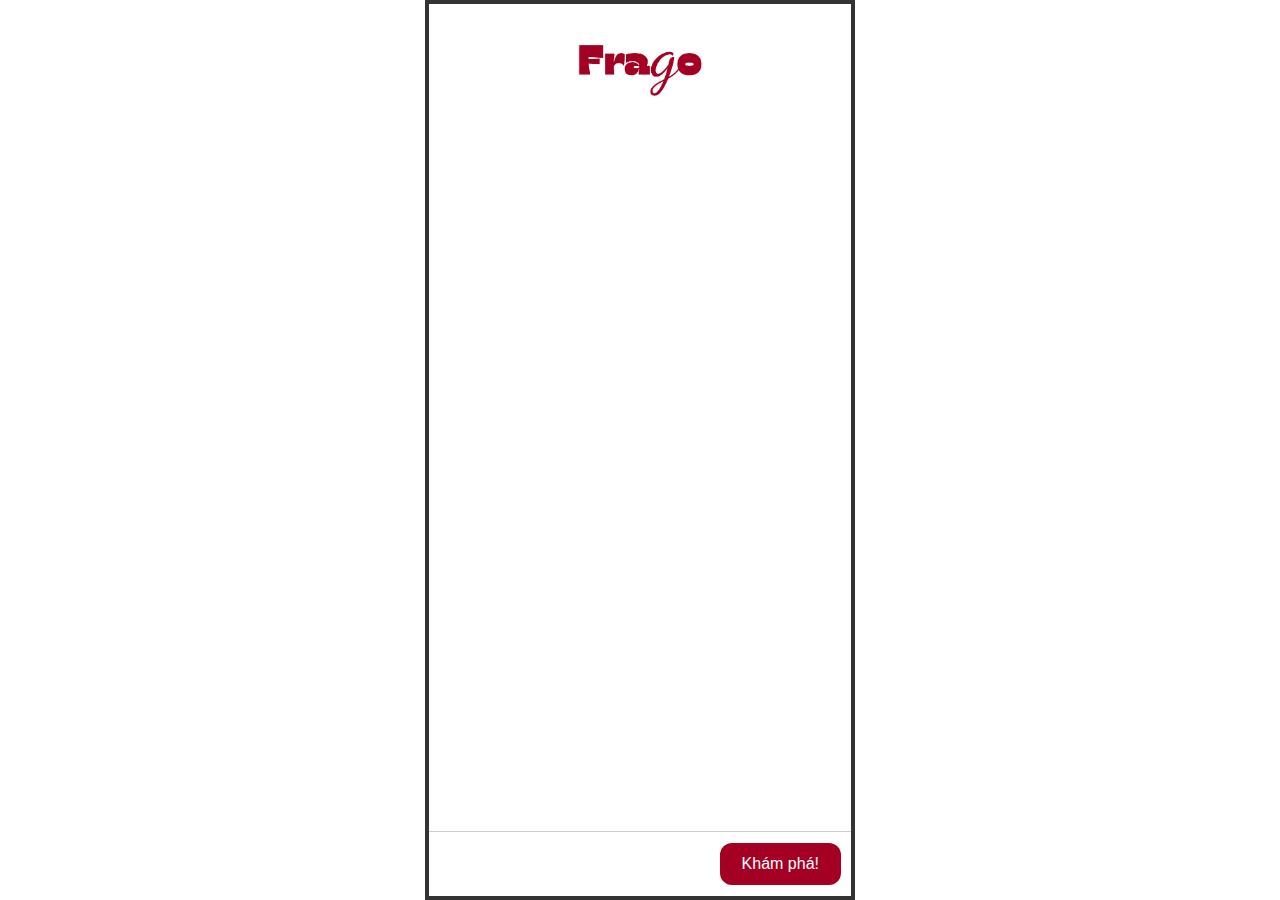
<file: index.html>
<!DOCTYPE html>
<html lang="en">
<head>
  <meta charset="UTF-8">
  <title>Frago - MVP</title>
  <meta name="viewport" content="width=device-width, initial-scale=1.0">
  <link rel="stylesheet" href="style.css">
</head>
<body>
  <div class="content">
    <img src="assets/logo-mini.png" alt="Logo" class="logo-mini">
    <div class="container" style="text-align: justify; background-color: white; color: #A30023;">
    </div>

    <nav class="bottom-nav">
        <div class="formNavPage" style="width: 100%;">
          <button class="back-btn" id="back-btn" onclick="goToPage('back')" style="visibility: hidden">Quay lại</button>
          <button class="next-btn" id="next-btn" onclick="window.location.href = 'form.html'">Khám phá!</button>
        </div>
    </nav>

  </div>  
</body>
<script src="script.js"></script>
<script src="text-lib.js"></script>

</html>
</file>
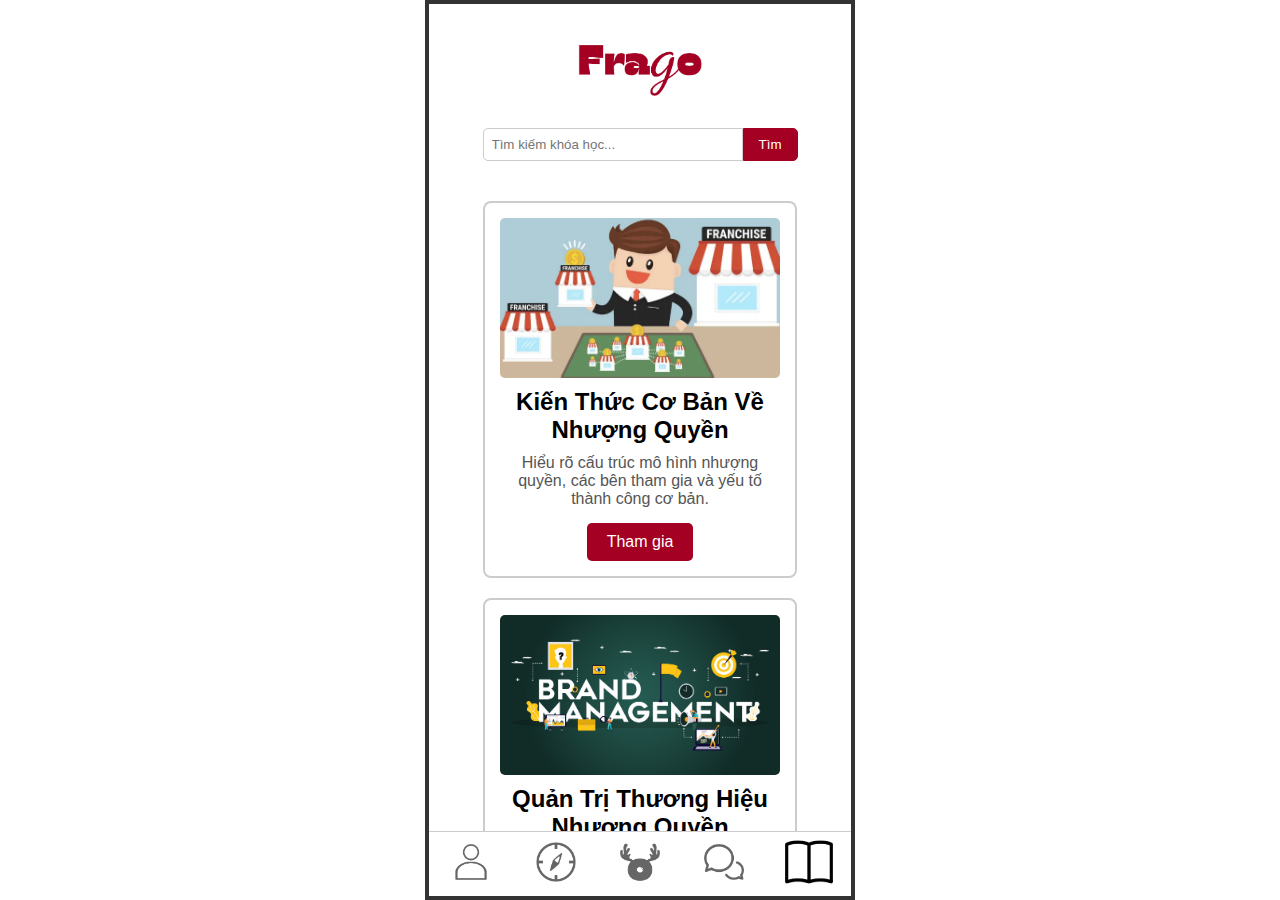
<file: academy.html>
<!DOCTYPE html>
<html lang="en">
<head>
  <meta charset="UTF-8">
  <title>Frago - MVP</title>
  <meta name="viewport" content="width=device-width, initial-scale=1.0">
  <link rel="stylesheet" href="style.css">
  <link rel="stylesheet" href="sectionstyle.css">
</head>
<body>
  <div class="content">
    <img src="assets/logo-mini.png" alt="Logo" class="logo-mini">
    <div class="container">
      <div class="Section-Academy-Container">
        <div class="Section-Academy-List">
            <form class="Section-Academy-SearchBar">
                <input type="text" placeholder="Tìm kiếm khóa học..." class="Section-Academy-SearchInput" />
                <button type="submit" class="Section-Academy-SearchButton">Tìm</button>
            </form>

            <div class="Section-Academy-Box">
                <img src="assets/franchise-illustration.webp" alt="Franchise Fundamentals" class="Section-Academy-Image" />
                <h3>Kiến Thức Cơ Bản Về Nhượng Quyền</h3>
                <p>Hiểu rõ cấu trúc mô hình nhượng quyền, các bên tham gia và yếu tố thành công cơ bản.</p>
                <button class="Section-Academy-EnrollButton">Tham gia</button>
            </div>

            <div class="Section-Academy-Box">
                <img src="assets/Brand-Management.jpg" alt="Brand Management" class="Section-Academy-Image" />
                <h3>Quản Trị Thương Hiệu Nhượng Quyền</h3>
                <p>Xây dựng, truyền thông và duy trì sự nhất quán thương hiệu trong hệ thống nhượng quyền.</p>
                <button class="Section-Academy-EnrollButton">Tham gia</button>
            </div>

            <div class="Section-Academy-Box">
                <img src="assets/Operations.webp" alt="Operations" class="Section-Academy-Image" />
                <h3>Vận Hành Chuỗi Nhượng Quyền</h3>
                <p>Quản lý hoạt động hàng ngày của cửa hàng nhượng quyền, từ quy trình đến kiểm soát chất lượng.</p>
                <button class="Section-Academy-EnrollButton">Tham gia</button>
            </div>

            <div class="Section-Academy-Box">
                <img src="assets/LegalCompliance.png" alt="Legal and Compliance" class="Section-Academy-Image" />
                <h3>Pháp Lý & Hợp Đồng Nhượng Quyền</h3>
                <p>Tìm hiểu hợp đồng nhượng quyền, quyền và nghĩa vụ pháp lý của các bên trong hệ thống.</p>
                <button class="Section-Academy-EnrollButton">Tham gia</button>
            </div>

            <div class="Section-Academy-Box">
                <img src="assets/CommunicationTraining.jpg" alt="Communication & Training" class="Section-Academy-Image" />
                <h3>Giao Tiếp & Đào Tạo Trong Nhượng Quyền</h3>
                <p>Phát triển kỹ năng đào tạo đối tác, truyền thông nội bộ hiệu quả và xây dựng quy trình chuyển giao.</p>
                <button class="Section-Academy-EnrollButton">Tham gia</button>
            </div>
            <div style="visibility: hidden">nothing</div>
            <div style="visibility: hidden">nothing</div>
            <div style="visibility: hidden">nothing</div>
        </div>
    </div>
    </div>

    <!-- Navigation -->
    <nav class="bottom-nav">
      <div class="Choice" value="profile"><a href="profile.html">
      <div class="icon-container"><img src="assets/icon_profile.png" class="nav-icon" /></div>
      </a></div>
      <div class="Choice" value="discover"><a href="discover.html">
      <div class="icon-container"><img src="assets/icon_discover.png" class="nav-icon" /></div>
      </a></div>
      <div class="Choice" value="home"><a href="home.html">
      <div class="icon-container"><img src="assets/icon_home.png" class="nav-icon" /></div>
      </a></div>
      <div class="Choice" value="chat"><a href="chat.html">
      <div class="icon-container"><img src="assets/icon_chat.png" class="nav-icon" /></div>
      </a></div>
      <div class="Choice active" value="academy"><a href="academy.html">
      <div class="icon-container"><img src="assets/icon_academy.png" class="nav-icon" /></div>
      </a></div>
  </div>  
    </nav>
  </div>  
</body>
<script src="script.js"></script>
</html>
</file>
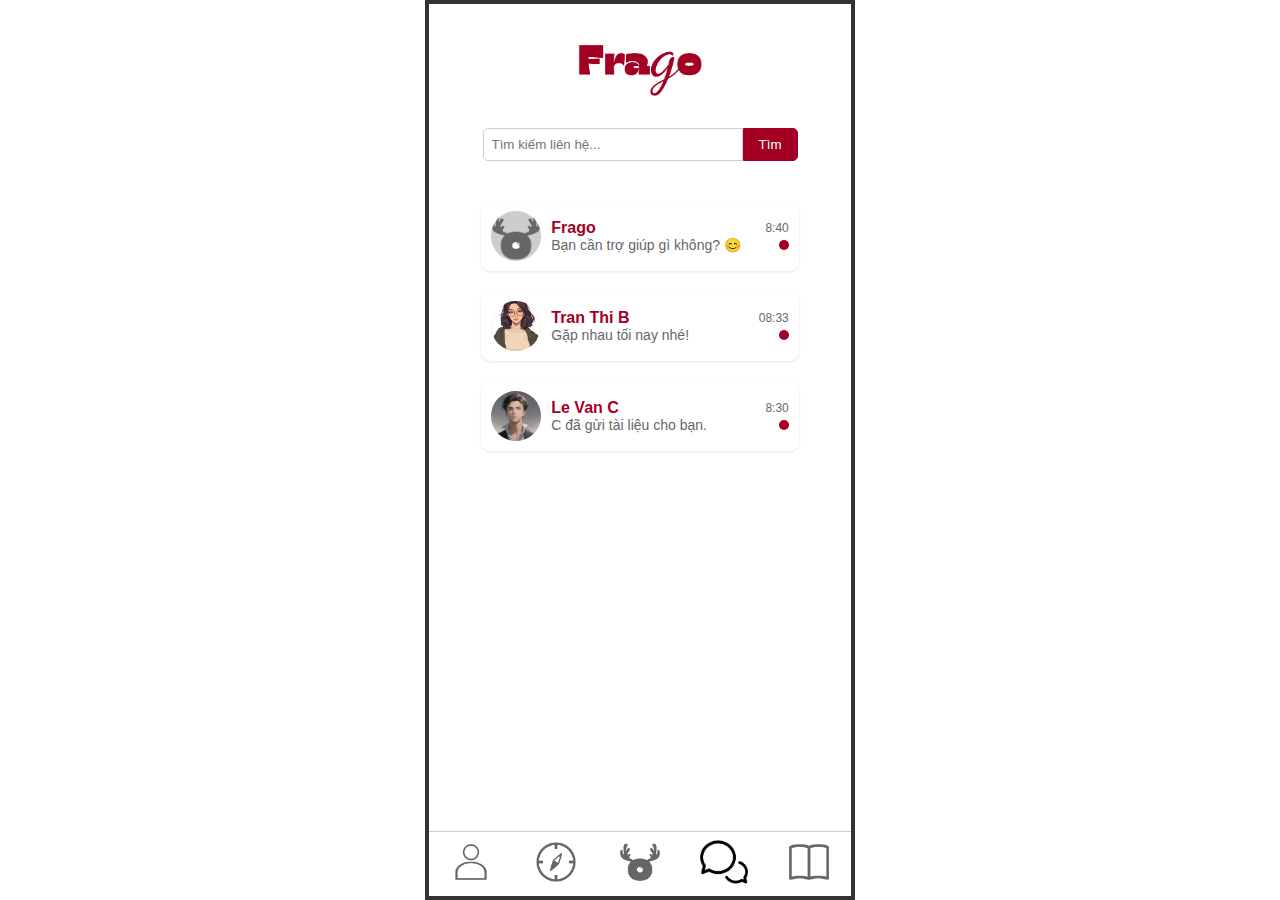
<file: chat.html>
<!DOCTYPE html>
<html lang="en">
<head>
  <meta charset="UTF-8">
  <title>Frago - MVP</title>
  <meta name="viewport" content="width=device-width, initial-scale=1.0">
  <link rel="stylesheet" href="style.css">
  <link rel="stylesheet" href="sectionstyle.css">
</head>
<body>
  <div class="content">
    <img src="assets/logo-mini.png" alt="Logo" class="logo-mini">
    <div class="container">
      <div class="Section-Chat-Container">
        <div class="Section-Chat-List">
          <form class="Section-Chat-SearchBar">
            <input type="text" placeholder="Tìm kiếm liên hệ..." class="Section-Chat-SearchInput" />
            <button type="submit" class="Section-Chat-SearchButton">Tìm</button>
          </form>

          <!-- Contact Item 1 -->
          <div class="Section-Chat-Item">
            <div class="Section-Chat-Avatar">
              <img src="assets/icon_home.png" alt="Avatar Frago"/>
            </div>
            <div class="Section-Chat-Info">
              <div class="Section-Chat-Name">Frago</div>
              <div class="Section-Chat-LastMessage">Bạn cần trợ giúp gì không? 😊</div>
            </div>
            <div class="Section-Chat-Meta">
              <div class="Section-Chat-Timestamp">8:40</div>
              <div class="Section-Chat-UnreadDot"></div>
            </div>
          </div>

          <!-- Contact Item 2 -->
          <div class="Section-Chat-Item">
            <div class="Section-Chat-Avatar">
              <img src="assets/avatar1.jpg" alt="Avatar Tran Thi B"/>
            </div>
            <div class="Section-Chat-Info">
              <div class="Section-Chat-Name">Tran Thi B</div>
              <div class="Section-Chat-LastMessage">Gặp nhau tối nay nhé!</div>
            </div>
            <div class="Section-Chat-Meta">
              <div class="Section-Chat-Timestamp">08:33</div>
              <div class="Section-Chat-UnreadDot"></div>
            </div>
          </div>

          <!-- Contact Item 3 -->
          <div class="Section-Chat-Item">
            <div class="Section-Chat-Avatar">
              <img src="assets/avatar2.webp" alt="Avatar Le Van C"/>
            </div>
            <div class="Section-Chat-Info">
              <div class="Section-Chat-Name">Le Van C</div>
              <div class="Section-Chat-LastMessage">C đã gửi tài liệu cho bạn.</div>
            </div>
            <div class="Section-Chat-Meta">
              <div class="Section-Chat-Timestamp">8:30</div>
              <div class="Section-Chat-UnreadDot"></div>
            </div>
          </div>

        </div>
      </div>

    </div>

    <!-- Navigation -->
    <nav class="bottom-nav">
      <div class="Choice" value="profile"><a href="profile.html">
      <div class="icon-container"><img src="assets/icon_profile.png" class="nav-icon" /></div>
      </a></div>
      <div class="Choice" value="discover"><a href="discover.html">
      <div class="icon-container"><img src="assets/icon_discover.png" class="nav-icon" /></div>
      </a></div>
      <div class="Choice" value="home"><a href="home.html">
      <div class="icon-container"><img src="assets/icon_home.png" class="nav-icon" /></div>
      </a></div>
      <div class="Choice active" value="chat"><a href="chat.html">
      <div class="icon-container"><img src="assets/icon_chat.png" class="nav-icon" /></div>
      </a></div>
      <div class="Choice" value="academy"><a href="academy.html">
      <div class="icon-container"><img src="assets/icon_academy.png" class="nav-icon" /></div>
      </a></div>
  </div>  
    </nav>
  </div>  
</body>
<script src="script.js"></script>
</html>
</file>
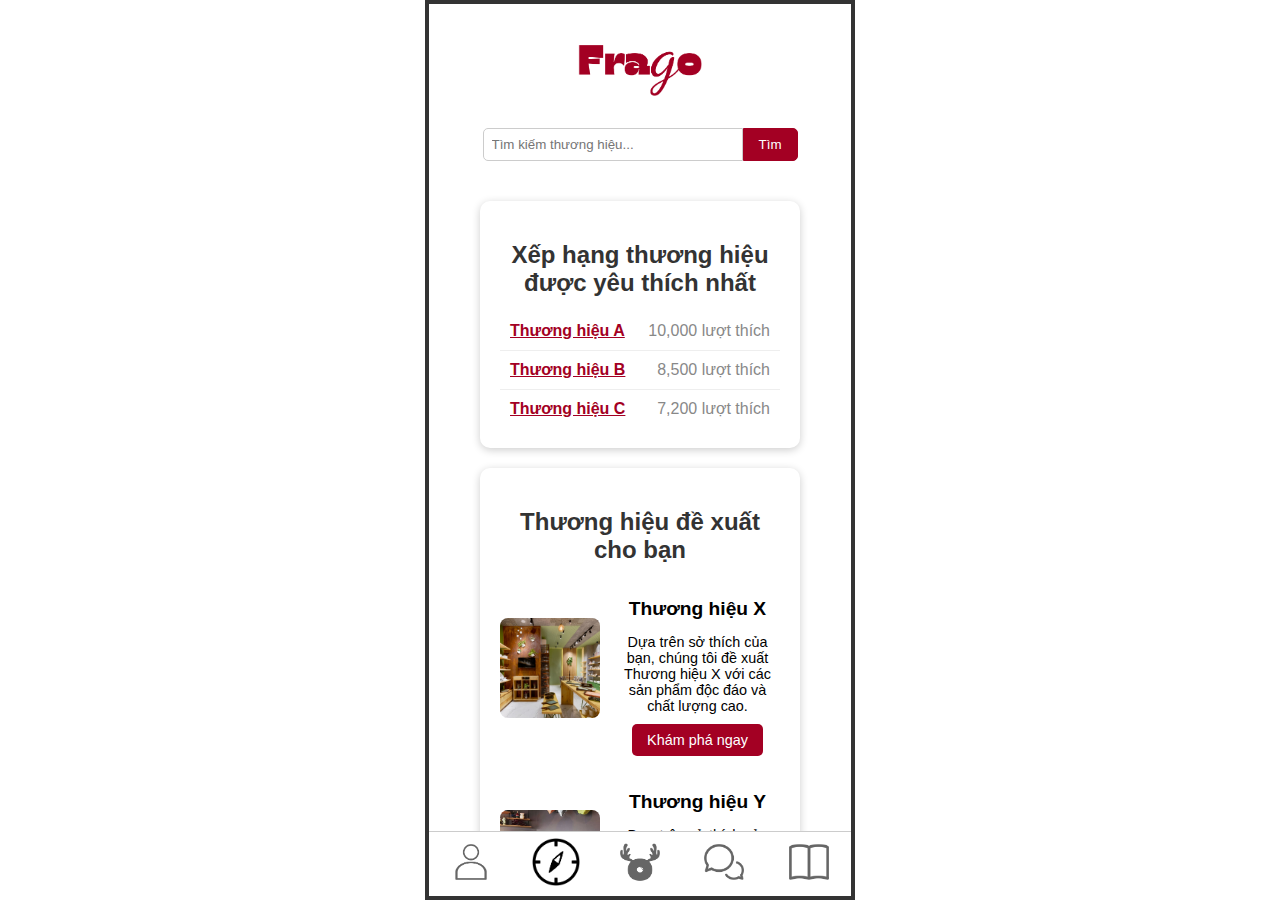
<file: discover.html>
<!DOCTYPE html>
<html lang="en">
<head>
  <meta charset="UTF-8">
  <title>Frago - MVP</title>
  <meta name="viewport" content="width=device-width, initial-scale=1.0">
  <link rel="stylesheet" href="style.css">
  <link rel="stylesheet" href="sectionstyle.css">
</head>
<body>
  <div class="content">
    <img src="assets/logo-mini.png" alt="Logo" class="logo-mini">
    <div class="container">
      <div class="Section-Discover-Container">
        <div class="Section-Discover-List">
          <form class="Section-Discover-SearchBar">
            <input type="text" placeholder="Tìm kiếm thương hiệu..." class="Section-Discover-SearchInput" />
            <button type="submit" class="Section-Discover-SearchButton">Tìm</button>
          </form>

          <!-- Most Liked Brands Section -->
          <div class="Section-Discover-RankingContainer">
            <h2>Xếp hạng thương hiệu được yêu thích nhất</h2>
            <ul class="Section-Discover-RankingList">
              <li class="Section-Discover-RankingItem">
                <a class="Section-Discover-BrandName" href="#">Thương hiệu A</a>
                <span class="Section-Discover-LikeCount">10,000 lượt thích</span>
              </li>
              <li class="Section-Discover-RankingItem">
                <a class="Section-Discover-BrandName" href="#">Thương hiệu B</a>
                <span class="Section-Discover-LikeCount">8,500 lượt thích</span>
              </li>
              <li class="Section-Discover-RankingItem">
                <a class="Section-Discover-BrandName" href="#">Thương hiệu C</a>
                <span class="Section-Discover-LikeCount">7,200 lượt thích</span>
              </li>
            </ul>
          </div>

          <!-- Recommended Brand Section -->
          <div class="Section-Discover-RecommendContainer">
            <h2>Thương hiệu đề xuất cho bạn</h2>
            <div class="Section-Discover-RecommendCard">
              <img src="assets/user5.jpg" alt="Thương hiệu đề xuất" class="Section-Discover-RecommendImage" />
              <div class="Section-Discover-RecommendInfo">
                <h3>Thương hiệu X</h3>
                <p>Dựa trên sở thích của bạn, chúng tôi đề xuất Thương hiệu X với các sản phẩm độc đáo và chất lượng cao.</p>
                <button class="Section-Discover-ExploreButton">Khám phá ngay</button>
              </div>
            </div>
            <div class="Section-Discover-RecommendCard">
              <img src="assets/user6.jpg" alt="Thương hiệu đề xuất" class="Section-Discover-RecommendImage" />
              <div class="Section-Discover-RecommendInfo">
                <h3>Thương hiệu Y</h3>
                <p>Dựa trên sở thích của bạn, chúng tôi đề xuất Thương hiệu Y với các sản phẩm độc đáo và chất lượng cao.</p>
                <button class="Section-Discover-ExploreButton">Khám phá ngay</button>
              </div>
            </div>
          </div>
          <div style="visibility: hidden">nothing</div>
          <div style="visibility: hidden">nothing</div>
        </div>
      </div>
    </div>

    <!-- Navigation -->
    <nav class="bottom-nav">
      <div class="Choice" value="profile"><a href="profile.html">
      <div class="icon-container"><img src="assets/icon_profile.png" class="nav-icon" /></div>
      </a></div>
      <div class="Choice active" value="discover"><a href="discover.html">
      <div class="icon-container"><img src="assets/icon_discover.png" class="nav-icon" /></div>
      </a></div>
      <div class="Choice" value="home"><a href="home.html">
      <div class="icon-container"><img src="assets/icon_home.png" class="nav-icon" /></div>
      </a></div>
      <div class="Choice" value="chat"><a href="chat.html">
      <div class="icon-container"><img src="assets/icon_chat.png" class="nav-icon" /></div>
      </a></div>
      <div class="Choice" value="academy"><a href="academy.html">
      <div class="icon-container"><img src="assets/icon_academy.png" class="nav-icon" /></div>
      </a></div>
  </div>  
    </nav>
  </div>  
</body>
<script src="script.js"></script>
</html>
</file>
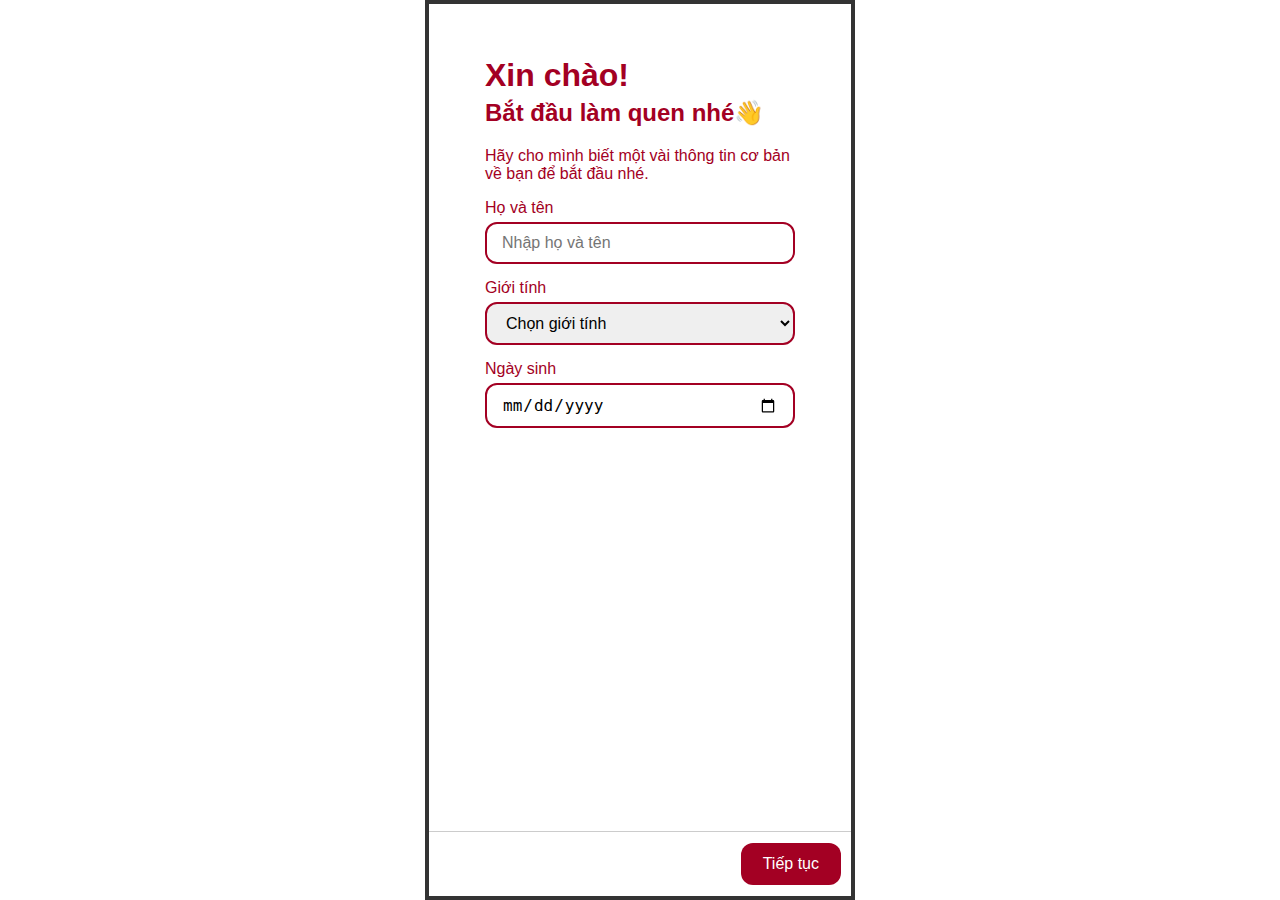
<file: form.html>
<!DOCTYPE html>
<html lang="en">
<head>
  <meta charset="UTF-8">
  <title>Frago - MVP</title>
  <meta name="viewport" content="width=device-width, initial-scale=1.0">
  <link rel="stylesheet" href="style.css">
</head>
<body>
  <div class="content" style="background-color: white; text-align: left">
    <div class="container scorllableContainer" style="background-color: white; color: #A30023;">
      <div class="formPage">
        <h1 style="margin-bottom: 5px;">Xin chào!</h1>
        <h2 style="margin-top: 0;">Bắt đầu làm quen nhé👋</h2>
        <p style="margin-top: 0;">Hãy cho mình biết một vài thông tin cơ bản về bạn để bắt đầu nhé.</p>

        <div class="formGroup">
          <label for="fullName">Họ và tên</label>
          <input type="text" id="fullName" placeholder="Nhập họ và tên">
        </div>

        <div class="formGroup">
          <label for="gender">Giới tính</label>
          <select id="gender">
            <option value="" hidden>Chọn giới tính</option>
            <option value="male">Nam</option>
            <option value="female">Nữ</option>
            <option value="other">Khác</option>
          </select>
        </div>

        <div class="formGroup">
          <label for="birthday">Ngày sinh</label>
          <input type="date" id="birthday">
        </div>
      </div>

      <div class="formPage hidden">
        <h2>Điều gì đưa bạn đến với Frago? 👀</h2>
        <div class="info" style="display: flex; flex-direction: column; gap: 10px;">
          <div class="optionGroup">
            <button class="option" style="padding: 10px 20px;" onclick="ifUserSupplier(0)">Tôi đang tìm kiếm mô hình/đối tác phù hợp</button>
            <button class="option" style="padding: 10px 20px;" onclick="ifUserSupplier(1)">Tôi là nhà cung cấp muốn hợp tác</button>
          </div>  
        </div>
      </div>

      <div class="formPage hidden">
        <div class="formForUser">
          <h2>Hãy chia sẻ một chút về bản thân bạn.</h2>

          <div class="info" style="display: flex; flex-direction: column; gap: 10px;">
            <strong>Khu vực bạn dự định kinh doanh?</strong>
            <div class="optionGroup" id="introUserQues1">
              <button class="option" value="north">Miền Bắc</button>
              <button class="option" value="central">Miền Trung</button>
              <button class="option" value="south">Miền Nam</button>
            </div>
            
            <strong>Bạn có đang sinh sống tại khu vực dự định kinh doanh không?</strong>
            <div class="optionGroup" id="introUserQues2">
              <button class="option" value="living">Đang sinh sống tại đó</button>
              <button class="option" value="worked">Từng sống / Làm việc tại đó</button>
              <button class="option" value="interested">Chưa từng ở đó nhưng muốn tìm hiểu</button>
            </div>

            <strong>Trình độ học vấn của bạn là gì?</strong>
            <div class="optionGroup" id="introUserQues3">
              <button class="option" value="highschool">Trung học</button>
              <button class="option" value="college">Cao đẳng / Đại học</button>
              <button class="option" value="postgrad">Sau đại học</button>
              <button class="option" value="selftaught">Tự học / Không có bằng cấp</button>
            </div>

            <strong>Nghề nghiệp hiện tại hoặc gần nhất</strong>
            <div class="optionGroup" id="introUserQues4">
              <button class="option" value="student">Sinh viên</button>
              <button class="option" value="staff">Nhân viên</button>
              <button class="option" value="manager">Quản lý</button>
              <button class="option" value="owner">Chủ doanh nghiệp</button>
              <button class="option" value="freelancer">Freelancer</button>
              <button class="option" value="manual">Lao động phổ thông</button>
            </div>

            <strong>Bạn có thể dành bao nhiêu thời gian mỗi tuần cho việc kinh doanh?</strong>
            <div class="optionGroup" id="introUserQues5">
              <button class="option" value="fulltime">Toàn thời gian</button>
              <button class="option" value="parttime">Bán thời gian (dưới 20 giờ/tuần)</button>
              <button class="option" value="occasional">Khi có thời gian rảnh</button>
            </div>
          </div>

        </div>

        <div class="formForSupplier hidden">
          <h2>Hãy chia sẻ một chút về bạn và doanh nghiệp.</h2>

          <div class="info" style="display: flex; flex-direction: column; gap: 10px;">

            <strong>Quy mô hoạt động của bạn</strong>
            <div class="optionGroup" id="introSupplierQues1">
              <button class="option" value="individual">Cá nhân / Freelancer</button>
              <button class="option" value="small">Nhà cung cấp nhỏ</button>
              <button class="option" value="medium">Doanh nghiệp vừa</button>
              <button class="option" value="large">Doanh nghiệp lớn</button>
            </div>

            <strong>Khu vực cung cấp</strong>
            <div class="optionGroup multi" id="introSupplierQues2">
              <button class="option" value="north">Miền Bắc</button>
              <button class="option" value="central">Miền Trung</button>
              <button class="option" value="south">Miền Nam</button>
            </div>

            <strong>Khả năng cung ứng</strong>
            <div class="optionGroup" id="introSupplierQues3">
              <button class="option" value="shortterm">Ngắn hạn / Theo dự án</button>
              <button class="option" value="longterm">Dài hạn / Liên tục</button>
              <button class="option" value="both">Cả hai</button>
            </div>

            <strong>Số năm kinh nghiệm trong lĩnh vực</strong>
            <div class="optionGroup" id="introSupplierQues4">
              <button class="option" value="lt1">Dưới 1 năm</button>
              <button class="option" value="1-3">1 - 3 năm</button>
              <button class="option" value="3-5">3 - 5 năm</button>
              <button class="option" value="gt5">Trên 5 năm</button>
            </div>

          </div>
        </div>

      </div>

      <div class="formPage hidden">
        <div class="formForUser">
          <h2>Để cá nhân hóa gợi ý, hãy cung cấp thêm thông tin về bản thân bạn.</h2>

          <!-- Câu 1 -->
          <strong>1. Mức vốn đầu tư ban đầu bạn sẵn sàng bỏ ra là bao nhiêu?</strong>
          <div class="optionGroup" id="UserQues1">
            <button class="option" value="under200">Dưới 200 triệu VNĐ</button>
            <button class="option" value="200-500">200 – 500 triệu VNĐ</button>
            <button class="option" value="500-1000">500 triệu – 1 tỷ VNĐ</button>
            <button class="option" value="above1000">Trên 1 tỷ VNĐ</button>
          </div>

          <!-- Câu 2 -->
          <strong>2. Bạn quan tâm đến lĩnh vực nào?</strong>
          <div class="optionGroup multi" id="UserQues2">
            <button class="option" value="food">🍔 Thực phẩm & Đồ uống</button>
            <button class="option" value="fashion">👕 Thời trang</button>
            <button class="option" value="beauty">💄 Mỹ phẩm & Làm đẹp</button>
            <button class="option" value="fitness">🏋️‍♂️ Thể thao & Fitness</button>
            <button class="option" value="education">📚 Giáo dục & Đào tạo</button>
            <button class="option" value="home">🏠 Nội thất & Trang trí</button>
            <button class="option" value="tech">💻 Công nghệ & Điện tử</button>
            <button class="option" value="hotel">🏨 Khách sạn & Du lịch</button>
            <button class="option" value="auto">🚗 Ô tô & Xe máy</button>
            <button class="option" value="repair">🛠 Dịch vụ sửa chữa</button>
            <button class="option" value="entertainment">🎮 Giải trí & Game</button>
            <button class="option" value="logistics">📦 Logistics & Vận chuyển</button>
            <button class="option" value="agriculture">🌱 Nông nghiệp & Sản phẩm xanh</button>
            <button class="option" value="pet">🐾 Thú cưng & Dịch vụ thú y</button>
            <button class="option" value="retail">🛒 Bán lẻ & Cửa hàng tiện lợi</button>
            <button class="option" value="health">⚕️ Y tế & Chăm sóc sức khỏe</button>
            <button class="option" value="office">💼 Dịch vụ văn phòng</button>
            <button class="option" value="art">🎨 Nghệ thuật & Thủ công</button>
          </div>

          <!-- Câu 3 -->
          <strong>3. Bạn muốn mô hình kinh doanh của mình hoạt động trong không gian nào?</strong>
          <div class="optionGroup" id="UserQues3">
            <button class="option" value="offline">Offline</button>
            <button class="option" value="online">Online</button>
            <button class="option" value="online-offline">Kết hợp Online + Offline</button>
          </div>

          <!-- Câu 4 -->
          <strong>4. Thời gian bạn có thể dành để quản lý mô hình mỗi ngày?</strong>
          <div class="optionGroup" id="UserQues4">
            <button class="option" value="fulltime">Toàn thời gian</button>
            <button class="option" value="parttime">Bán thời gian</button>
            <button class="option" value="remote">Quản lý từ xa</button>
          </div>

          <!-- Câu 5 -->
          <strong>5. Bạn mong muốn mức độ hỗ trợ từ thương hiệu nhượng quyền ra sao?</strong>
          <div class="optionGroup" id="UserQues5">
            <button class="option" value="full">Hỗ trợ toàn diện</button>
            <button class="option" value="basic">Hỗ trợ cơ bản</button>
            <button class="option" value="independent">Tự chủ nhiều</button>
          </div>

          <!-- Câu 6 -->
          <strong>6. Bạn ưu tiên yếu tố nào nhất khi chọn franchise?</strong>
          <div class="optionGroup" id="UserQues6">
            <button class="option" value="profit">Lợi nhuận cao</button>
            <button class="option" value="lowrisk">Ít rủi ro</button>
            <button class="option" value="fastROI">Hoàn vốn nhanh</button>
            <button class="option" value="creative">Tự do sáng tạo</button>
            <button class="option" value="brand">Uy tín thương hiệu</button>
          </div>

          <!-- Câu 7 -->
          <strong>7. Thị trường bạn muốn hướng tới chủ yếu là:</strong>
          <div class="optionGroup" id="UserQues7">
            <button class="option" value="residential">Khu dân cư</button>
            <button class="option" value="tourism">Khu du lịch</button>
            <button class="option" value="school-office">Khu trường học - văn phòng</button>
            <button class="option" value="rural">Nông thôn</button>
          </div>

          <!-- Câu 8 -->
          <strong>8. Bạn sẵn sàng ký hợp đồng nhượng quyền trong thời hạn bao lâu?</strong>
          <div class="optionGroup" id="UserQues8">
            <button class="option" value="under1">Dưới 1 năm</button>
            <button class="option" value="1-3">1 – 3 năm</button>
            <button class="option" value="3-5">3 – 5 năm</button>
            <button class="option" value="above5">Trên 5 năm</button>
          </div>
        </div>

        <div class="formForSupplier hidden">
          <h2>Để cá nhân hóa gợi ý, hãy cung cấp thêm thông tin về bạn và doanh nghiệp.</h2>

          <!-- Câu 1 -->
          <strong>1. Bạn mong muốn đối tác có mức vốn tối thiểu là bao nhiêu?</strong>
          <div class="optionGroup" id="SupplierQues1">
            <button class="option" value="under200">Dưới 200 triệu VNĐ</button>
            <button class="option" value="200-500">200 – 500 triệu VNĐ</button>
            <button class="option" value="500-1000">500 triệu – 1 tỷ VNĐ</button>
            <button class="option" value="above1000">Trên 1 tỷ VNĐ</button>
          </div>

          <!-- Câu 2 -->
          <strong>2. Đối tác nên có kinh nghiệm trong lĩnh vực nào?</strong>
          <div class="optionGroup multi" id="SupplierQues2">
            <button class="option" value="food">🍔 Thực phẩm & Đồ uống</button>
            <button class="option" value="fashion">👕 Thời trang</button>
            <button class="option" value="beauty">💄 Mỹ phẩm & Làm đẹp</button>
            <button class="option" value="fitness">🏋️‍♂️ Thể thao & Fitness</button>
            <button class="option" value="education">📚 Giáo dục & Đào tạo</button>
            <button class="option" value="home">🏠 Nội thất & Trang trí</button>
            <button class="option" value="tech">💻 Công nghệ & Điện tử</button>
            <button class="option" value="hotel">🏨 Khách sạn & Du lịch</button>
            <button class="option" value="auto">🚗 Ô tô & Xe máy</button>
            <button class="option" value="repair">🛠 Dịch vụ sửa chữa</button>
            <button class="option" value="entertainment">🎮 Giải trí & Game</button>
            <button class="option" value="logistics">📦 Logistics & Vận chuyển</button>
            <button class="option" value="agriculture">🌱 Nông nghiệp & Sản phẩm xanh</button>
            <button class="option" value="pet">🐾 Thú cưng & Dịch vụ thú y</button>
            <button class="option" value="retail">🛒 Bán lẻ & Cửa hàng tiện lợi</button>
            <button class="option" value="health">⚕️ Y tế & Chăm sóc sức khỏe</button>
            <button class="option" value="office">💼 Dịch vụ văn phòng</button>
            <button class="option" value="art">🎨 Nghệ thuật & Thủ công</button>
          </div>

          <!-- Câu 3 -->
          <strong>3. Địa điểm kinh doanh mà bạn ưu tiên cho franchise là:</strong>
          <div class="optionGroup" id="SupplierQues3">
            <button class="option" value="residential">Khu dân cư</button>
            <button class="option" value="tourism">Khu du lịch</button>
            <button class="option" value="school-office">Khu trường học - văn phòng</button>
            <button class="option" value="rural">Nông thôn</button>
            <button class="option" value="no-limit">Không giới hạn</button>
          </div>

          <!-- Câu 4 -->
          <strong>4. Mức độ cam kết quản lý trực tiếp của đối tác:</strong>
          <div class="optionGroup" id="SupplierQues4">
            <button class="option" value="fulltime">Toàn thời gian</button>
            <button class="option" value="parttime">Bán thời gian</button>
            <button class="option" value="remote">Quản lý từ xa</button>
            <button class="option" value="none">Không yêu cầu</button>
          </div>

          <!-- Câu 5 -->
          <strong>5. Yêu cầu kỹ năng của đối tác:</strong>
          <div class="optionGroup multi" id="SupplierQues5">
            <button class="option" value="hr">Quản lý nhân sự</button>
            <button class="option" value="sales">Bán hàng & CSKH</button>
            <button class="option" value="marketing">Marketing cơ bản</button>
            <button class="option" value="none">Không yêu cầu</button>
          </div>

          <!-- Câu 6 -->
          <strong>6. Mức phí nhượng quyền bạn muốn áp dụng cho đối tác:</strong>
          <div class="optionGroup" id="SupplierQues6">
            <button class="option" value="under50">Dưới 50 triệu VNĐ</button>
            <button class="option" value="50-100">50 – 100 triệu VNĐ</button>
            <button class="option" value="100-300">100 – 300 triệu VNĐ</button>
            <button class="option" value="above300">Trên 300 triệu VNĐ</button>
          </div>

          <!-- Câu 7 -->
          <strong>7. Thời gian hợp đồng nhượng quyền tối thiểu mà bạn yêu cầu:</strong>
          <div class="optionGroup" id="SupplierQues7">
            <button class="option" value="1">1 năm</button>
            <button class="option" value="2-3">2 – 3 năm</button>
            <button class="option" value="3-5">3 – 5 năm</button>
            <button class="option" value="above5">Trên 5 năm</button>
          </div>

          <!-- Câu 8 -->
          <strong>8. Bạn mong muốn đối tác thuộc nhóm nào?</strong>
          <div class="optionGroup" id="SupplierQues8">
            <button class="option" value="individual">Cá nhân</button>
            <button class="option" value="household">Hộ kinh doanh</button>
            <button class="option" value="sme">Doanh nghiệp vừa & nhỏ</button>
            <button class="option" value="large">Doanh nghiệp lớn</button>
          </div>
        </div>


      </div>

      <div class="formPage hidden">
        <h2>Trước khi bắt đầu!</h2>
        <p><strong>Hãy để chúng tôi gửi những cơ hội hợp tác phù hợp đến bạn.</strong><br>(Bạn có thể để trống nếu chỉ muốn nhận thông tin qua ứng dụng)</p>
        <div class="formGroup">
          <label for="email">Email của bạn</label>
          <input type="email" id="email" placeholder="Nhập email tại đây">
        </div>

        <div class="formGroup">
          <label for="phone">Số điện thoại</label>
          <input type="tel" id="phone" placeholder="Nhập số điện thoại tại đây">
        </div>
      </div>

    </div>
    <nav class="bottom-nav">
        <div class="formNavPage" style="width: 100%;">
          <button class="back-btn" id="back-btn" onclick="goToPage('back')" style="visibility: hidden">Quay lại</button>
          <button class="next-btn" id="next-btn" onclick="goToPage('next')">Tiếp tục</button>
        </div>
    </nav>
  </div>  
</body>
<script src="script.js"></script>
<script src="text-lib.js"></script>
</html>
</file>
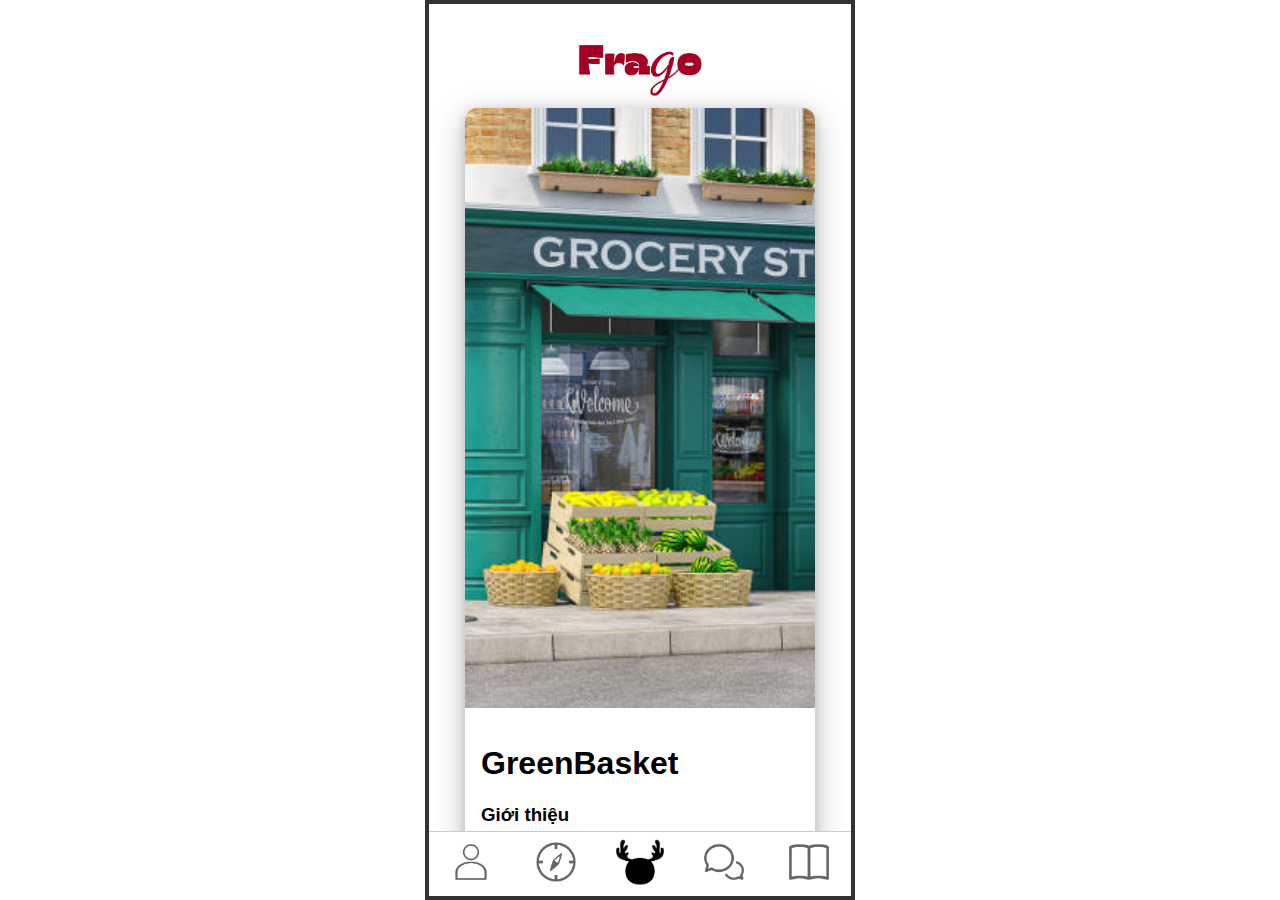
<file: home.html>
<!DOCTYPE html>
<html lang="en">
<head>
  <meta charset="UTF-8">
  <title>Frago - MVP</title>
  <meta name="viewport" content="width=device-width, initial-scale=1.0">
  <link rel="stylesheet" href="style.css">
  <link rel="stylesheet" href="sectionstyle.css">
</head>
<body>
  <div id="homeForUser" class="content hidden">
    <img src="assets/logo-mini.png" alt="Logo" class="logo-mini">
    <div class="container">
      <div class="profile">
        <div class="card">
          <div class="image-container">
            <img src="assets/user1.jpg" alt="User 1" />
          </div>
          <div class="card-info">
            <h1>GreenBasket</h1>

              <h3>Giới thiệu</h3>
              <p>
                GreenBasket là thương hiệu cửa hàng tạp hóa hiện đại ra đời năm 2020, 
                chuyên cung cấp thực phẩm tươi sống, hàng tiêu dùng, đồ uống và nhu yếu phẩm hàng ngày. 
                Chúng tôi hướng tới mang lại sự tiện lợi, chất lượng cao cấp và giá cả hợp lý cho mọi gia đình Việt.
              </p>

              <h3>Tổng quan nhượng quyền</h3>
              <p>
                Hệ thống nhượng quyền GreenBasket đã phát triển với hơn 180 cửa hàng tại các thành phố và thị trấn trên khắp Việt Nam. 
                Chúng tôi cung cấp mô hình kinh doanh tối ưu, hỗ trợ đào tạo nhân viên bán hàng 
                và chiến lược tiếp thị sáng tạo để đảm bảo sự phát triển bền vững cho đối tác.
              </p>

              <h3>Sản phẩm & Dịch vụ</h3>
              <p>
                GreenBasket cung cấp đa dạng sản phẩm như rau củ quả hữu cơ, thịt cá tươi, 
                thực phẩm đóng gói, đồ uống và sản phẩm chăm sóc cá nhân. 
                Dịch vụ mua sắm tại cửa hàng kết hợp với giao hàng nhanh trong khu vực giúp đáp ứng tối đa nhu cầu của khách hàng.
              </p>

              <h3>Tầm nhìn & Sứ mệnh</h3>
              <p>
                Tầm nhìn của GreenBasket là trở thành chuỗi cửa hàng tạp hóa hàng đầu Việt Nam, 
                dẫn đầu về chất lượng và sự tiện lợi. 
                Sứ mệnh của chúng tôi là mang đến trải nghiệm mua sắm an tâm, lành mạnh cho khách hàng 
                và cơ hội kinh doanh hiệu quả cho đối tác nhượng quyền.
              </p>
              <div style="visibility: hidden">nothing</div>
              <div style="visibility: hidden">nothing</div>
              <div style="visibility: hidden">nothing</div>
              <div style="visibility: hidden">nothing</div>
              <div style="visibility: hidden">nothing</div>
              <div style="visibility: hidden">nothing</div>
          </div>
        </div>
      </div>

      <div class="profile hidden">
        <div class="card">
          <div class="image-container">
            <img src="assets/user2.jpg" alt="User 2" />
          </div>
          <div class="card-info">
            <h1>MiniMart24</h1>

              <h3>Giới thiệu</h3>
              <p>
                MiniMart24 là thương hiệu cửa hàng tiện lợi hiện đại ra đời năm 2020, 
                chuyên cung cấp thực phẩm tươi, đồ uống, nhu yếu phẩm hàng ngày và đồ ăn nhanh suốt 24/7. 
                Chúng tôi hướng tới mang lại sự tiện lợi vượt trội, giá cả phải chăng và chất lượng đáng tin cậy cho khách hàng ở khu vực thành thị và ngoại ô.
              </p>

              <h3>Tổng quan nhượng quyền</h3>
              <p>
                Hệ thống nhượng quyền MiniMart24 đã phát triển với hơn 150 cửa hàng tại các thành phố lớn và thị trấn trên khắp Việt Nam. 
                Chúng tôi cung cấp quy trình vận hành tiêu chuẩn, chương trình đào tạo nhân viên toàn diện 
                và chiến lược tiếp thị sáng tạo để đảm bảo sự phát triển bền vững cho các đối tác.
              </p>

              <h3>Sản phẩm & Dịch vụ</h3>
              <p>
                MiniMart24 cung cấp đa dạng sản phẩm bao gồm bánh mì tươi, bữa ăn sẵn, đồ uống, 
                sản phẩm chăm sóc cá nhân và nhu yếu phẩm gia đình. 
                Dịch vụ mua sắm tại cửa hàng 24/7 được bổ sung bởi dịch vụ giao hàng nhanh trong khu vực để đáp ứng tối đa nhu cầu khách hàng.
              </p>

              <h3>Tầm nhìn & Sứ mệnh</h3>
              <p>
                Tầm nhìn của chúng tôi là trở thành chuỗi cửa hàng tiện lợi 24/7 hàng đầu tại Việt Nam, mang lại sự tiện lợi vượt trội. 
                Sứ mệnh của MiniMart24 là cung cấp sự hài lòng và tiện nghi cho khách hàng, 
                đồng thời tạo ra cơ hội kinh doanh sinh lời cho các đối tác nhượng quyền.
              </p>
              <div style="visibility: hidden">nothing</div>
              <div style="visibility: hidden">nothing</div>
              <div style="visibility: hidden">nothing</div>
              <div style="visibility: hidden">nothing</div>
              <div style="visibility: hidden">nothing</div>
              <div style="visibility: hidden">nothing</div>
          </div>
        </div>
      </div>

      <div class="profile hidden">
        <div class="card">
          <div class="image-container">
            <img src="assets/user3.jpg" alt="User 3" />
          </div>
          <div class="card-info">
            <h1>LadyWear</h1>
              <h3>Giới thiệu</h3>
              <p>
                LadyWear là thương hiệu thời trang nữ được thành lập vào năm 2021, 
                chuyên cung cấp các bộ sưu tập quần áo, phụ kiện và giày dép dành riêng cho phái đẹp. 
                Chúng tôi mang đến những thiết kế tinh tế, hiện đại và phù hợp với mọi phong cách, 
                giúp phụ nữ tự tin tỏa sáng trong mọi hoàn cảnh.
              </p>

              <h3>Tổng quan nhượng quyền</h3>
              <p>
                Hệ thống nhượng quyền LadyWear đã mở rộng với hơn 100 cửa hàng tại các thành phố lớn và khu vực phát triển trên khắp Việt Nam. 
                Chúng tôi cung cấp mô hình kinh doanh tối ưu, hỗ trợ đào tạo nhân viên bán hàng 
                và chiến lược quảng bá thương hiệu để đảm bảo thành công lâu dài cho đối tác.
              </p>

              <h3>Sản phẩm & Dịch vụ</h3>
              <p>
                LadyWear cung cấp đa dạng sản phẩm thời trang như váy áo, quần jeans, áo sơ mi, 
                phụ kiện thời trang (túi xách, trang sức) và giày dép thời thượng. 
                Dịch vụ tư vấn phong cách tại cửa hàng cùng nền tảng mua sắm trực tuyến giúp khách hàng dễ dàng tìm thấy sản phẩm ưng ý.
              </p>

              <h3>Tầm nhìn & Sứ mệnh</h3>
              <p>
                Tầm nhìn của LadyWear là trở thành thương hiệu thời trang nữ hàng đầu Việt Nam, 
                tiên phong trong việc định hình phong cách hiện đại. 
                Sứ mệnh của chúng tôi là truyền cảm hứng cho phụ nữ tự tin thể hiện cá tính 
                và mang lại cơ hội kinh doanh bền vững cho các đối tác nhượng quyền.
              </p>
              <div style="visibility: hidden">nothing</div>
              <div style="visibility: hidden">nothing</div>
              <div style="visibility: hidden">nothing</div>
              <div style="visibility: hidden">nothing</div>
              <div style="visibility: hidden">nothing</div>
              <div style="visibility: hidden">nothing</div>
          </div>
        </div>
      </div>

      <div class="profile hidden">
        <div class="card">
          <div class="image-container">
            <img src="assets/user4.jpg" alt="User 4" />
          </div>
          <div class="card-info">
            <h1>Mini Store</h1>
              <h3>Giới thiệu</h3>
              <p>
                Mini Store là thương hiệu cửa hàng lưu niệm ra đời năm 2022, 
                chuyên cung cấp các sản phẩm quà tặng độc đáo, đồ trang trí và vật phẩm lưu niệm mang đậm dấu ấn văn hóa. 
                Chúng tôi hướng tới việc mang lại niềm vui và sự kết nối qua những món quà ý nghĩa cho mọi dịp đặc biệt.
              </p>

              <h3>Tổng quan nhượng quyền</h3>
              <p>
                Hệ thống nhượng quyền Mini Store đã phát triển với hơn 80 cửa hàng tại các điểm du lịch và trung tâm thành phố trên khắp Việt Nam. 
                Chúng tôi cung cấp mô hình kinh doanh linh hoạt, hỗ trợ đào tạo nhân viên 
                và chiến lược tiếp thị sáng tạo để giúp đối tác tối ưu hóa lợi nhuận.
              </p>

              <h3>Sản phẩm & Dịch vụ</h3>
              <p>
                Mini Store cung cấp đa dạng sản phẩm như quà lưu niệm thủ công, đồ trang trí nhà cửa, 
                bưu thiếp, đồ chơi nhỏ và phụ kiện mang phong cách Việt Nam. 
                Dịch vụ gói quà miễn phí tại cửa hàng và giao hàng trực tuyến giúp khách hàng dễ dàng chọn lựa món quà hoàn hảo.
              </p>

              <h3>Tầm nhìn & Sứ mệnh</h3>
              <p>
                Tầm nhìn của Mini Store là trở thành chuỗi cửa hàng lưu niệm được yêu thích nhất tại Việt Nam, 
                lan tỏa giá trị văn hóa qua từng sản phẩm. 
                Sứ mệnh của chúng tôi là mang đến những món quà ý nghĩa, tạo nên kỷ niệm đẹp cho khách hàng 
                và cơ hội kinh doanh hấp dẫn cho đối tác nhượng quyền.
              </p>
              <div style="visibility: hidden">nothing</div>
              <div style="visibility: hidden">nothing</div>
              <div style="visibility: hidden">nothing</div>
              <div style="visibility: hidden">nothing</div>
              <div style="visibility: hidden">nothing</div>
              <div style="visibility: hidden">nothing</div>
          </div>
        </div>
      </div>

      <div class="profile hidden">
        <div class="card">
          <div class="image-container">
            <img src="assets/user5.jpg" alt="User 5" />
          </div>
          <div class="card-info">
            <h1>CozyHome</h1>
              <h3>Giới thiệu</h3>
              <p>
                CozyHome là thương hiệu cửa hàng nội thất được thành lập vào năm 2019, 
                chuyên cung cấp các sản phẩm nội thất hiện đại, đồ trang trí nhà cửa và giải pháp thiết kế không gian sống. 
                Chúng tôi cam kết mang đến sự thoải mái, thẩm mỹ và tiện nghi cho mọi ngôi nhà.
              </p>
              <h3>Tổng quan nhượng quyền</h3>
              <p>
                Hệ thống nhượng quyền CozyHome đã mở rộng với hơn 120 cửa hàng tại các thành phố lớn và khu đô thị trên khắp Việt Nam. 
                Chúng tôi cung cấp quy trình vận hành chuyên nghiệp, hỗ trợ đào tạo đội ngũ nhân viên 
                và chiến lược tiếp thị đồng bộ để đảm bảo thành công bền vững cho các đối tác.
              </p>
              <h3>Sản phẩm & Dịch vụ</h3>
              <p>
                CozyHome cung cấp đa dạng sản phẩm như bàn ghế, giường tủ, sofa, 
                đồ trang trí (đèn, tranh, thảm) và phụ kiện nội thất cao cấp. 
                Dịch vụ tư vấn thiết kế nội thất tại cửa hàng kết hợp với đặt hàng trực tuyến giúp khách hàng dễ dàng tạo nên không gian sống lý tưởng.
              </p>
              <h3>Tầm nhìn & Sứ mệnh</h3>
              <p>
                Tầm nhìn của CozyHome là trở thành thương hiệu nội thất hàng đầu Việt Nam, 
                tiên phong trong việc định hình phong cách sống hiện đại và tinh tế. 
                Sứ mệnh của chúng tôi là mang đến những sản phẩm chất lượng, giúp khách hàng xây dựng tổ ấm hoàn hảo 
                và tạo cơ hội kinh doanh sinh lời cho đối tác nhượng quyền.
              </p>
              <div style="visibility: hidden">nothing</div>
              <div style="visibility: hidden">nothing</div>
              <div style="visibility: hidden">nothing</div>
              <div style="visibility: hidden">nothing</div>
              <div style="visibility: hidden">nothing</div>
              <div style="visibility: hidden">nothing</div>
          </div>
        </div>
      </div>

      <div class="profile hidden">
        <div class="card">
          <div class="image-container">
            <img src="assets/user6.jpg" alt="User 6" />
          </div>
          <div class="card-info">
            <h1>LifeEssentials</h1>

              <h3>Giới thiệu</h3>
              <p>
                LifeEssentials là thương hiệu cửa hàng đa dụng được thành lập vào năm 2021, 
                chuyên cung cấp quần áo thời trang, sách vở và các sản phẩm gia dụng thiết yếu. 
                Chúng tôi hướng tới việc mang đến một điểm đến mua sắm tiện lợi, đa dạng, 
                đáp ứng mọi nhu cầu thiết yếu trong cuộc sống hàng ngày của khách hàng.
              </p>

              <h3>Tổng quan nhượng quyền</h3>
              <p>
                Hệ thống nhượng quyền LifeEssentials đã phát triển với hơn 90 cửa hàng tại các khu đô thị và trung tâm thương mại trên khắp Việt Nam. 
                Chúng tôi cung cấp mô hình kinh doanh linh hoạt, hỗ trợ đào tạo nhân viên 
                và chiến lược tiếp thị đồng bộ để đảm bảo sự thành công lâu dài cho đối tác.
              </p>

              <h3>Sản phẩm & Dịch vụ</h3>
              <p>
                LifeEssentials cung cấp đa dạng sản phẩm bao gồm quần áo cho mọi lứa tuổi, sách giáo khoa, 
                sách văn học, đồ gia dụng như nồi chảo, dụng cụ vệ sinh và đồ dùng văn phòng. 
                Dịch vụ mua sắm tại cửa hàng kết hợp với đặt hàng trực tuyến giúp khách hàng dễ dàng tiếp cận sản phẩm.
              </p>

              <h3>Tầm nhìn & Sứ mệnh</h3>
              <p>
                Tầm nhìn của LifeEssentials là trở thành chuỗi cửa hàng đa dụng được yêu thích nhất Việt Nam, 
                cung cấp mọi thứ cần thiết cho cuộc sống hiện đại. 
                Sứ mệnh của chúng tôi là mang đến sự tiện nghi, chất lượng và giá trị vượt trội cho khách hàng, 
                đồng thời tạo cơ hội kinh doanh bền vững cho đối tác nhượng quyền.
              </p>
              <div style="visibility: hidden">nothing</div>
              <div style="visibility: hidden">nothing</div>
              <div style="visibility: hidden">nothing</div>
              <div style="visibility: hidden">nothing</div>
              <div style="visibility: hidden">nothing</div>
              <div style="visibility: hidden">nothing</div>
          </div>
        </div>
      </div>

    </div>

    <!-- Navigation -->
    <nav class="bottom-nav">
      <div class="Choice" value="profile"><a href="profile.html">
      <div class="icon-container"><img src="assets/icon_profile.png" class="nav-icon" /></div>
      </a></div>
      <div class="Choice" value="discover"><a href="discover.html">
      <div class="icon-container"><img src="assets/icon_discover.png" class="nav-icon" /></div>
      </a></div>
      <div class="Choice active" value="home"><a href="home.html">
      <div class="icon-container"><img src="assets/icon_home.png" class="nav-icon" /></div>
      </a></div>
      <div class="Choice" value="chat"><a href="chat.html">
      <div class="icon-container"><img src="assets/icon_chat.png" class="nav-icon" /></div>
      </a></div>
      <div class="Choice" value="academy"><a href="academy.html">
      <div class="icon-container"><img src="assets/icon_academy.png" class="nav-icon" /></div>
      </a></div>
    </nav>
  </div>  
  <div id="homeForSupplier" class="content hidden">
    <img src="assets/logo-mini.png" alt="Logo" class="logo-mini">
    <div class="container scorllableContainer">
      <div class="Section-homeForSupplier-Features">
        <h2 style="text-align: left;">Tổng quan</h2>
        <div class="Section-homeForSupplier-FeaturesGrid">
          <div class="Section-homeForSupplier-FeatureCard">
            <div class="title">Số lượt xem/ngày</div>
            <div class="value">▼2,324</div>
          </div>
          <div class="Section-homeForSupplier-FeatureCard">
            <div class="title">Số lượt quan tâm/ngày</div>
            <div class="value" style="color: #355E3B">▲437</div>
          </div>
        </div>
        <h2 style="text-align: left;">Dữ liệu về thị trường</h2>
        <div class="Section-homeForSupplier-FeaturesGrid">
          <div class="Section-homeForSupplier-FeatureCard">
            <div class="title" style="text-align: left;">Số lượng người dùng quan tâm đến nhượng quyền trong ngành/địa phương cụ thể</div>
            <div class="value" style="color: gray">>Mở rộng</div>
          </div>
          <div class="Section-homeForSupplier-FeatureCard">
            <div class="title" style="text-align: left;">Xu hướng tìm kiếm nhượng quyền theo ngành, vùng, hoặc mức đầu tư</div>
            <div class="value" style="color: gray">>Mở rộng</div>
          </div>
        </div>
        <h2 style="text-align: left;">Dữ liệu tổng hợp, so sánh</h2>
        <div class="Section-homeForSupplier-FeaturesGrid">
          <div class="Section-homeForSupplier-FeatureCard">
            <div class="title" style="text-align: left;">Xếp hạng mức độ quan tâm của các ngành/lĩnh vực</div>
            <div class="value" style="color: gray">>Mở rộng</div>
          </div>
          <div class="Section-homeForSupplier-FeatureCard">
            <div class="title" style="text-align: left;">Phân bố đặc điểm người quan tâm</div>
            <div class="value" style="color: gray">>Mở rộng</div>
          </div>
        </div>
        <div style="visibility: hidden">nothing</div>
        <div style="visibility: hidden">nothing</div>
        <div style="visibility: hidden">nothing</div>
        <div style="visibility: hidden">nothing</div>
        <div style="visibility: hidden">nothing</div>
        <div style="visibility: hidden">nothing</div>
      </div>
    </div>
    <!-- Navigation -->
    <nav class="bottom-nav">
      <div class="Choice" value="profile"><a href="profile.html">
      <div class="icon-container"><img src="assets/icon_profile.png" class="nav-icon" /></div>
      </a></div>
      <div class="Choice" value="discover"><a href="discover.html">
      <div class="icon-container"><img src="assets/icon_discover.png" class="nav-icon" /></div>
      </a></div>
      <div class="Choice active" value="home"><a href="home.html">
      <div class="icon-container"><img src="assets/icon_home.png" class="nav-icon" /></div>
      </a></div>
      <div class="Choice" value="chat"><a href="chat.html">
      <div class="icon-container"><img src="assets/icon_chat.png" class="nav-icon" /></div>
      </a></div>
      <div class="Choice" value="academy"><a href="academy.html">
      <div class="icon-container"><img src="assets/icon_academy.png" class="nav-icon" /></div>
      </a></div>
    </nav>
  </div>
</body>
<script src="script.js"></script>

</html>
</file>
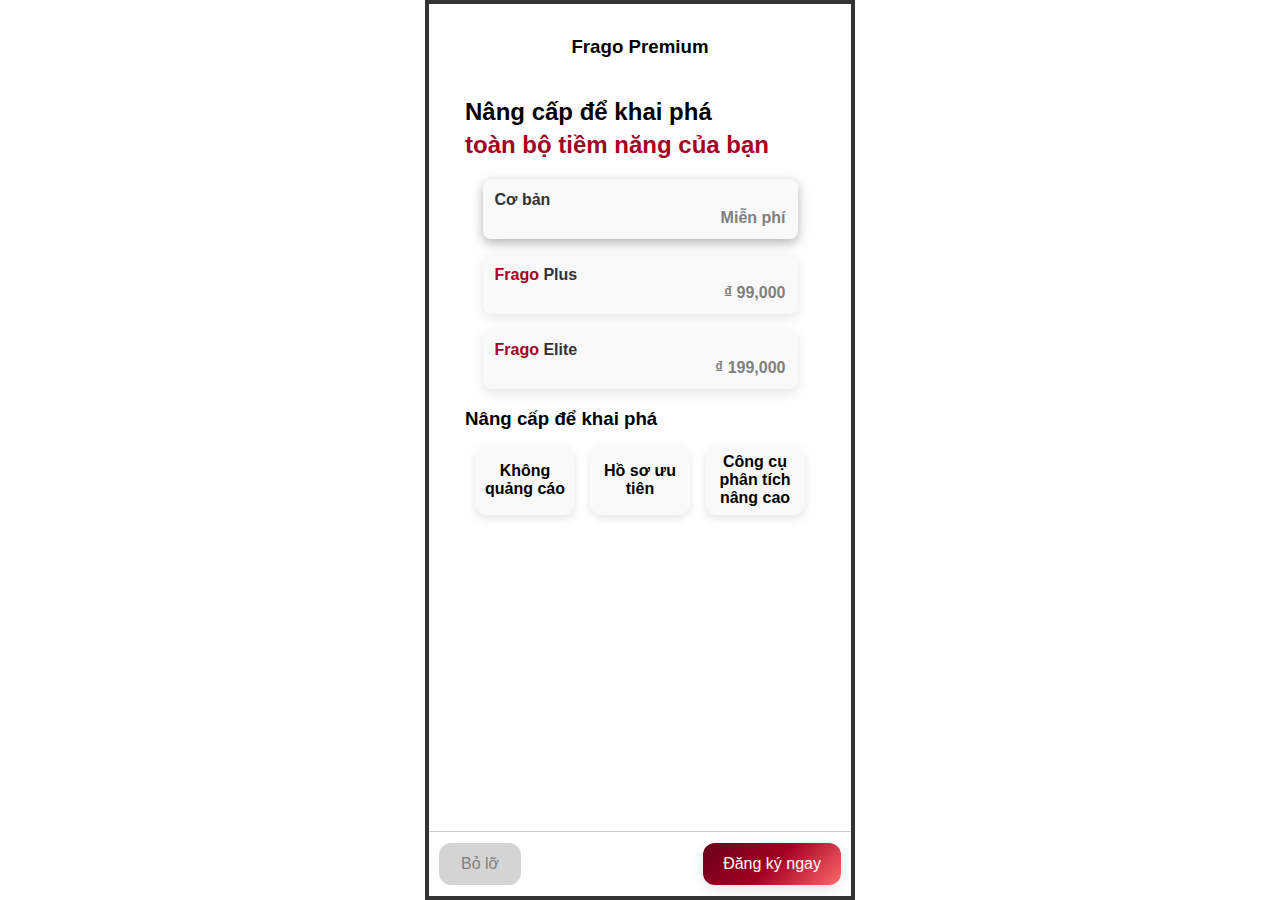
<file: premium.html>
<!DOCTYPE html>
<html lang="en">
<head>
  <meta charset="UTF-8">
  <title>Frago - MVP</title>
  <meta name="viewport" content="width=device-width, initial-scale=1.0">
  <link rel="stylesheet" href="style.css">
  <link rel="stylesheet" href="sectionstyle.css">
</head>
<body>
  <div class="content">
    <div class="container" style="text-align: justify; background-color: white;">
      <h3 style=" margin: 20px auto">Frago Premium</h3>
      <h2 style="margin-bottom: 5px;">Nâng cấp để khai phá</h2>
      <h2 style="margin-top: 0; color: #A30023;">toàn bộ tiềm năng của bạn</h2>
      <div class="Section-Premium-Features">
        <div class="Section-Premium-FeaturesGrid">
          <div class="Section-Premium-FeatureCard no-hover">
            <div class="title">Cơ bản</div>
            <div class="value" style="color: gray">Miễn phí</div>
          </div>
          <div class="Section-Premium-FeatureCard PremiumCard">
            <div class="title"><span style="color: #A30023">Frago</span> Plus</div>
            <div class="value" style="color: gray">₫ 99,000</div>
          </div>
          <div class="Section-Premium-FeatureCard PremiumCard">
            <div class="title"><span style="color: #A30023">Frago</span> Elite</div>
            <div class="value" style="color: gray">₫ 199,000</div>
          </div>
        </div>
      </div>
      <h3 style="margin-bottom: 5px;">Nâng cấp để khai phá</h3>
      <div class="Section-Premium-BoxList">
        <div class="Section-Premium-Box">Không quảng cáo</div>
        <div class="Section-Premium-Box">Hồ sơ ưu tiên</div>
        <div class="Section-Premium-Box">Công cụ phân tích nâng cao</div>
        <div class="Section-Premium-Box">Cập nhật thông tin hàng tuần</div>
      </div>
    </div>
    
    <nav class="bottom-nav">
        <div class="formNavPage" style="width: 100%;">
          <button class="next-btn"  style="background-color: #d4d4d4; color: gray" id="next-btn" onclick="window.location.href = 'home.html'">Bỏ lỡ</button>
          <button class="sign-btn"  style="background-color: #d4d4d4; color: white" id="next-btn" onclick="window.location.href = 'home.html'">Đăng ký ngay</button>
        </div>
    </nav>

  </div>  
</body>
<script src="script.js"></script>
<script src="text-lib.js"></script>
</html>
</file>
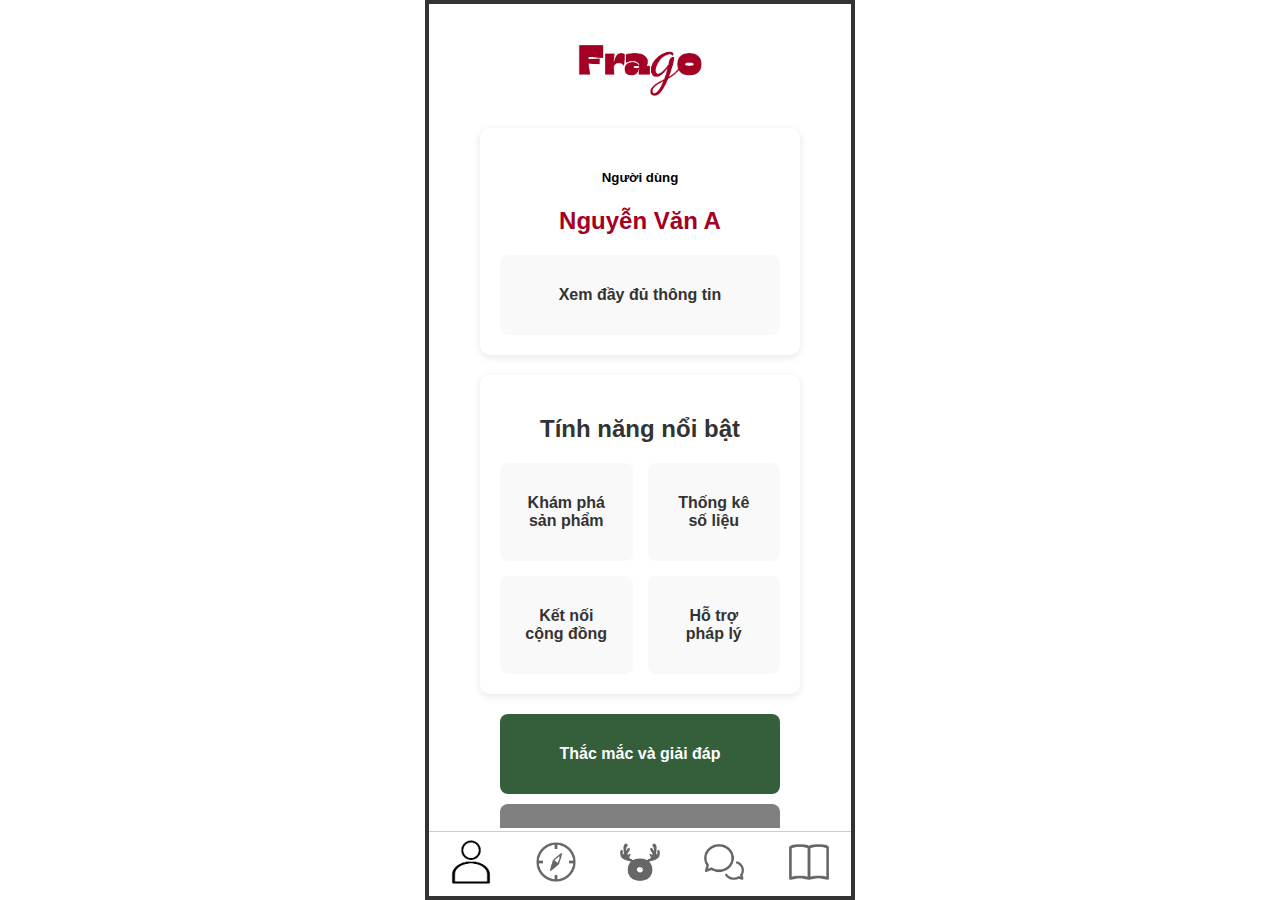
<file: profile.html>
<!DOCTYPE html>
<html lang="en">
<head>
  <meta charset="UTF-8">
  <title>Frago - MVP</title>
  <meta name="viewport" content="width=device-width, initial-scale=1.0">
  <link rel="stylesheet" href="style.css">
  <link rel="stylesheet" href="sectionstyle.css">
</head>
<body>
  <div class="content">
    <img src="assets/logo-mini.png" alt="Logo" class="logo-mini">
    <div class="container">
      <div class="Section-Profile-Container">
        <div class="Section-Profile-List">
          <!-- Edit Profile Section -->
          <div class="Section-Profile-Edit">
            <h5>Người dùng</h5>
            <h2 style="color: #A30023;">Nguyễn Văn A</h2>
            <div class="Section-Profile-FeatureCard">
              <h3>Xem đầy đủ thông tin</h3>
            </div>
          </div>

          <!-- Popular Features Section -->
          <div class="Section-Profile-Features">
            <h2>Tính năng nổi bật</h2>
            <div class="Section-Profile-FeaturesGrid">
              <div class="Section-Profile-FeatureCard">
                <h3 onclick="window.location.href = 'premium.html';">Khám phá sản phẩm</h3>
              </div>
              <div class="Section-Profile-FeatureCard">
                <h3>Thống kê <br>số liệu</h3>
              </div>
              <div class="Section-Profile-FeatureCard">
                <h3>Kết nối <br>cộng đồng</h3>
              </div>
              <div class="Section-Profile-FeatureCard">
                <h3>Hỗ trợ <br>pháp lý</h3>
              </div>
            </div>
          </div>

          <!-- Additional Features Section (Single Column) -->
          <div class="Section-Profile-AdditionalFeatures">
            <div class="Section-Profile-FeatureCard" style="background-color: #355E3B;">
              <h3 style=" color: white;">Thắc mắc và giải đáp</h3>
            </div>
            <div class="Section-Profile-FeatureCard" style="background-color: gray;">
              <h3 style="color: white;">Cài đặt</h3>
            </div>
            <div class="Section-Profile-FeatureCard" style="background-color: #a30023;">
              <h3 style="color: white;" onclick="window.location.href = 'form.html';">Đăng xuất</h3>
            </div>
            <div style="visibility: hidden">nothing</div>
          </div>
        </div>
      </div>
    </div>

    <!-- Navigation -->
    <nav class="bottom-nav">
      <div class="Choice active" value="profile"><a href="profile.html">
      <div class="icon-container"><img src="assets/icon_profile.png" class="nav-icon" /></div>
      </a></div>
      <div class="Choice" value="discover"><a href="discover.html">
      <div class="icon-container"><img src="assets/icon_discover.png" class="nav-icon" /></div>
      </a></div>
      <div class="Choice" value="home"><a href="home.html">
      <div class="icon-container"><img src="assets/icon_home.png" class="nav-icon" /></div>
      </a></div>
      <div class="Choice" value="chat"><a href="chat.html">
      <div class="icon-container"><img src="assets/icon_chat.png" class="nav-icon" /></div>
      </a></div>
      <div class="Choice" value="academy"><a href="academy.html">
      <div class="icon-container"><img src="assets/icon_academy.png" class="nav-icon" /></div>
      </a></div>
  </div>  
    </nav>
  </div>  
</body>
<script src="script.js"></script>

</html>
</file>
<file: style.css>
html, body {
        margin: 0;
        padding: 0;
        box-sizing: border-box;
        height: 100%;
        width: 100%;
        overflow: hidden;
    }
    body {
        display: flex;
        align-items: center;
        justify-content: center;
        height: 100vh;
        background: transparent;
    }
    .content {
        width: 100%;
        height: 100%;
        min-width: 375px;
        min-height: 667px;
        max-width: 430px;
        max-height: 932px;
        text-align: center;
        font-family: Arial, sans-serif;
        background: transparent;
        box-sizing: border-box;
        display: flex;
        flex-direction: column;
        justify-content: flex-start;
        align-items: center;
        padding-top: 12px;
        position: relative;
        overflow: hidden;
    }
    @media (min-width: 500px) {
        .content {
            border: 4px solid #333;
        }
    }
    .logo-mini {
        width: 124px;
        height: auto;
        margin-bottom: 12px;
        background: transparent;
    }
    .container {
        border: none;
        border-radius: 12px;
        padding: 0;
        background: #fff;
        box-sizing: border-box;
        width: 90%;
        max-width: 350px;
        height: 80vh;
        margin-bottom: 24px;
        display: flex;
        flex-direction: column;
        align-items: stretch;
        justify-content: flex-start;
        scroll-snap-type: y mandatory;
        -webkit-overflow-scrolling: touch;
    }
    .container.scorllableContainer {
        overflow-y: auto;
        overflow-x: hidden;
        scrollbar-width: none;
        scroll-behavior: smooth;
    }
    .profile {
        flex: 1 1 auto;
        display: flex;
        flex-direction: column;
        align-items: stretch;
        justify-content: flex-start;
        width: 100%;
        min-height: 0;
        background: #fff;
        transition: transform 0.3s ease-out, opacity 0.3s ease-out;
        touch-action: pan-y;
        position: relative;
        cursor: grab;
        border-radius: 12px;
        box-shadow: 0 8px 32px rgba(0,0,0,0.24), 0 3px 12px rgba(0,0,0,0.16);
    }
    .profile.dragging {
        transition: none;
    }
    .profile:active {
        cursor: grabbing;
    }
    .profile:not(:first-child) {
        opacity: 0.7;
        transform: scale(0.95) translateY(10px);
        z-index: 9;
    }
    .profile:nth-child(n+2) {
        opacity: 0;
        transform: scale(0.5) translateY(20px);
        z-index: 8;
    }
    .profile.fade-in {
        opacity: 1;
        transform: scale(1) translateY(0);
        z-index: 10;
    }
    .card {
        width: 100%;
        min-height: 100%;
        display: flex;
        flex-direction: column;
        align-items: center;
        justify-content: flex-start;
        box-sizing: border-box;
        overflow-y: auto;
        overflow-x: hidden;
        scroll-snap-align: start;
        max-height: 100%;
        scrollbar-width: none;
        scroll-behavior: smooth;
    }
    .card::-webkit-scrollbar {
        display: none;
    }
    .image-container {
        width: 100%;
        height: 75%;
        flex: 0 0 75%;
        display: flex;
        justify-content: center;
        align-items: center;
        margin-bottom: 0;
        overflow: hidden;
        border-top-left-radius: 12px;
        border-top-right-radius: 12px;
    }
    .image-container img {
        width: 100%;
        height: 100%;
        object-fit: cover;
        border-radius: 0;
        display: block;
    }
    .card-info {
        width: 100%;
        text-align: left;
        padding: 16px;
        box-sizing: border-box;
    }
    .bottom-nav {
        position: absolute;
        left: 0;
        right: 0;
        bottom: 0;
        height: 64px;
        background: #fff;
        border-top: 1px solid #ccc;
        display: flex;
        justify-content: space-around;
        align-items: center;
        z-index: 1000;
        max-width: 100%;
        min-width: 0;
    }
    .nav-btn {
        background: none;
        border: none;
        outline: none;
        padding: 0;
        display: flex;
        flex-direction: column;
        align-items: center;
        cursor: pointer;
        flex: 1;
        height: 100%;
        justify-content: center;
    }
    .Choice {
        color: white;
        background-color: transparent;
        border: none;
        font-size: 18px;
        cursor: pointer;
        padding: 10px 20px;
    }
    .Choice.active .nav-icon {
        transform: scale(1.2);
        filter: brightness(0);
    }
    .nav-icon {
        width: 40px;
        max-width: 50px;
        height: 20%;
    }
    .nav-label {
        font-size: 10px;
        color: #888;
        margin-top: 2px;
    }
    .hidden {
        display: none !important;
    }
    
    .formPage {
        display: flex;
        flex-direction: column;
        min-height: 80vh; /* Chiều cao tối thiểu để nút nằm dưới */
        padding: 20px;
    }
    .formNavPage {
        display: flex;
        justify-content: space-between; /* Back trái, Next phải */
        padding: 0 10px;
    }
    .formNavPage button {
        border-radius: 12px; 
        background-color: #A30023; 
        color: white; 
        border-color: transparent;
        padding: 10px 20px;
        font-size: 16px;
        cursor: pointer;
    }
    

    .formNavPage button:hover {
        background-color: #8b0020; 
        color: white; 
        border-color: transparent;
    }
    .optionGroup {
        display: flex;
        flex-wrap: wrap; /* xuống dòng nếu quá dài */
        gap: 10px; /* khoảng cách giữa các nút */
        margin-bottom: 20px;
        }
    .option {
        display: inline-block;
        padding: 5px 5px;
        border: 2px solid #A30023;
        border-radius: 12px;
        color: #A30023;
        background-color: white;
        cursor: pointer;
        margin: 5px;
        transition: all 0.3s ease;
        user-select: none;
        flex: 1 1 auto; /* co giãn, vừa đủ nội dung */
        min-width: 20px; /* chiều rộng tối thiểu để đẹp */
        text-align: center;
    }

    .option.selected {
        background-color: #A30023;
        color: white;
    }
    .formGroup {
        display: flex;
        flex-direction: column;
        margin-bottom: 15px;
    }

    .formGroup label {
        margin-bottom: 5px;
        font-weight: 500;
    }

    .formGroup input,
    .formGroup select {
        padding: 10px 15px;
        border-radius: 12px;
        border: 2px solid #A30023;
        font-size: 16px;
        outline: none;
        transition: 0.2s;
    }

    .formGroup input:focus,
    .formGroup select:focus {
        border-color: #8b0020;
    }
</file>
<file: sectionstyle.css>
.Section-Profile-Container {
    display: flex;
    flex-direction: column;
    align-items: center;
    justify-content: center;
    box-sizing: border-box;
}

.Section-Profile-List {
    max-width: 500px;
    width: 100%;
    display: flex;
    flex-direction: column;
    align-items: center;
    gap: 20px;
    height: 80vh;
    background-color: transparent;
    z-index: 900;
    overflow-y: scroll; /* Cho phép cuộn */
    padding-top: 20px;
    box-sizing: border-box;

    /* Ẩn thanh cuộn cho Chrome, Safari và Opera */
    scrollbar-width: none; /* Firefox */
    -ms-overflow-style: none; /* IE 10+ */
}

.Section-Profile-List::-webkit-scrollbar {
    display: none; /* Chrome, Safari, Opera */
}


/* Edit Profile Section Styles */
.Section-Profile-Edit {
  width: 80%;
  max-width: 600px;
  background-color: #ffffff;
  border-radius: 10px;
  padding: 20px;
  box-shadow: 0 2px 8px rgba(0, 0, 0, 0.1);
}

/* Popular Features Section Styles */
.Section-Profile-Features {
  width: 80%;
  max-width: 600px;
  background-color: #ffffff;
  border-radius: 10px;
  padding: 20px;
  box-shadow: 0 2px 8px rgba(0, 0, 0, 0.1);
}

.Section-Profile-Features h2 {
  font-size: 1.5rem;
  margin-bottom: 20px;
  color: #333;
  text-align: center;
}

.Section-Profile-FeaturesGrid {
  display: grid;
  grid-template-columns: repeat(2, 1fr);
  gap: 15px;
}

.Section-Profile-FeatureCard {
  background-color: #f9f9f9;
  border-radius: 8px;
  padding: 15px;
  text-align: center;
  transition: transform 0.2s, box-shadow 0.2s;
}

.Section-Profile-FeatureCard:hover {
  transform: translateY(-5px);
  box-shadow: 0 4px 12px rgba(0, 0, 0, 0.15);
}

.Section-Profile-FeatureCard h3 {
  font-size: 1rem;
  color: #333;
}

/* Additional Features Section */
.Section-Profile-AdditionalFeatures {
  display: flex;
  flex-direction: column;
  width: 80%;
  gap: 10px;
}

/* DISCOVER */
.Section-Discover-Container {
    display: flex;
    flex-direction: column;
    align-items: center;
    justify-content: center;
    box-sizing: border-box;
}

.Section-Discover-List {
    max-width: 500px;
    display: flex;
    flex-direction: column;
    align-items: center;
    gap: 20px;
    width: 100%;
    height: 85vh;
    background-color: transparent;
    z-index: 900;
    overflow-y: auto;
    padding-top: 0px;
    box-sizing: border-box;
    scrollbar-width: none; /* Firefox */
    -ms-overflow-style: none; /* IE 10+ */
}

.Section-Discover-List::-webkit-scrollbar {
    display: none; /* Chrome, Safari, Opera */
}

/* Search Bar */
.Section-Discover-SearchBar {
    width: 90%;
    display: flex;
    margin: 0;
    position: sticky;
    top: -2px; 
    background-color: #fff; /* nền trắng */
    z-index: 1000;
    padding: 5px 0;
    border: 15px solid #ffffff; 
    border-radius: 8px;
}

.Section-Discover-SearchInput {
    flex: 1;
    padding: 8px;
    border-radius: 5px 0 0 5px;
    border: 1px solid #ccc;
    color: #000; /* chữ đen */
}

.Section-Discover-SearchButton {
    padding: 8px 15px;
    border-radius: 0 5px 5px 0;
    border: 1px solid #A30023; /* viền màu chủ đạo */
    background-color: #A30023; /* nền trắng */
    color: #fff; /* chữ đen */
    cursor: pointer;
}

.Section-Discover-SearchButton:hover {
    background-color: #7a0017; /* nhấn nhẹ */
}

/* Ranking Section */
.Section-Discover-RankingContainer,
.Section-Discover-RecommendContainer {
    width: 80%;
    max-width: 600px;
    background-color: #ffffff; /* nền trắng */
    border-radius: 10px;
    padding: 20px;
    box-shadow: 0 2px 8px rgba(0, 0, 0, 0.2);
}

.Section-Discover-RankingContainer h2,
.Section-Discover-RecommendContainer h2 {
    font-size: 1.5rem;
    margin-bottom: 15px;
    color: #333;
    text-align: center;
}

.Section-Discover-RankingList {
    max-width: 500px;
    list-style: none;
    padding: 0;
    margin: 0;
}

.Section-Discover-RankingItem {
    display: flex;
    justify-content: space-between;
    padding: 10px;
    border-bottom: 1px solid #eee;
    font-size: 1rem;
    color: #000; /* chữ đen */
}

.Section-Discover-RankingItem:last-child {
    border-bottom: none;
}

.Section-Discover-BrandName {
    color: #A30023; /* màu chủ đạo */
    font-weight: 600;
}

.Section-Discover-LikeCount {
    color: #888;
}

/* Recommended Brand Section */
.Section-Discover-RecommendCard {
    display: flex;
    align-items: center;
    gap: 15px;
    margin-bottom: 15px;
}

.Section-Discover-RecommendImage {
    width: 100px;
    height: 100px;
    object-fit: cover;
    border-radius: 8px;
}

.Section-Discover-RecommendInfo {
    flex: 1;
}

.Section-Discover-RecommendInfo h3 {
    font-size: 1.2rem;
    margin-bottom: 10px;
    color: #000; /* chữ đen */
}

.Section-Discover-RecommendInfo p {
    font-size: 0.9rem;
    color: #000; /* chữ đen */
    margin-bottom: 10px;
}

/* Explore Button */
.Section-Discover-ExploreButton {
    background-color: #A30023; /* nền chủ đạo */
    color: #ffffff; /* chữ trắng */
    border: none;
    padding: 8px 15px;
    border-radius: 5px;
    cursor: pointer;
    font-size: 0.9rem;
}

.Section-Discover-ExploreButton:hover {
    background-color: #7a0017; /* nhấn tối hơn */
}

/* Chat */
.Section-Chat-Container {
  display: flex;
  flex-direction: column;
  align-items: center;
  justify-content: center;
  box-sizing: border-box;
}

.Section-Chat-List {
    max-width: 500px;
    display: flex;
    flex-direction: column;
    align-items: center;
    gap: 20px;
    width: 100%;           /* full width theo phần tử cha */
    height: 85vh;
    background-color: transparent;
    z-index: 900;
    overflow-y: auto;
    box-sizing: border-box;
}

.Section-Chat-SearchBar {
    width: 90%;
    display: flex;
    margin: 0;
    position: sticky;
    top: -2px; 
    background-color: #fff; /* nền trắng */
    z-index: 1000;
    padding: 5px 0;
    border: 15px solid #ffffff; 
    border-radius: 8px;
}

.Section-Chat-SearchInput {
    flex: 1;
    padding: 8px;
    border-radius: 5px 0 0 5px;
    border: 1px solid #ccc;
    color: #000; /* chữ đen */
}

.Section-Chat-SearchButton {
    padding: 8px 15px;
    border-radius: 0 5px 5px 0;
    border: 1px solid #A30023; /* viền màu chủ đạo */
    background-color: #A30023; /* nền trắng */
    color: #fff; /* chữ đen */
    cursor: pointer;
}

.Section-Chat-SearchButton:hover {
    background-color: #7a0017; /* nhấn nhẹ */
}

.Section-Chat-Item {
  display: flex;
  align-items: center;
  width: 85%;
  max-width: 400px;
  padding: 10px;
  background-color: white;
  border-radius: 10px;
  box-shadow: 0 1px 3px rgba(0, 0, 0, 0.1);
  cursor: pointer;
  transition: background-color 0.2s;
}

.Section-Chat-Item:hover {
  background-color: #f0f2f5;
}

.Section-Chat-Avatar {
  width: 50px;
  height: 50px;
  border-radius: 50%;
  background-color: #ccc;
  margin-right: 10px;
}

.Section-Chat-Avatar img {
  width: 100%;
  height: 100%;
  border-radius: 50%;
  object-fit: cover;
}

.Section-Chat-Info {
  flex: 1;
}

.Section-Chat-Name {
    text-align: left;
  font-weight: bold;
  font-size: 16px;
  color: #A30023; /* tên chat dùng màu chủ đạo */
}

.Section-Chat-LastMessage {
    text-align: left;
  color: #65676b;
  font-size: 14px;
  white-space: nowrap;
  overflow: hidden;
  text-overflow: ellipsis;
  max-width: 200px;
}

.Section-Chat-Meta {
  display: flex;
  flex-direction: column;
  align-items: flex-end;
  gap: 5px;
}

.Section-Chat-Timestamp {
  font-size: 12px;
  color: #65676b;
}

.Section-Chat-UnreadDot {
  width: 10px;
  height: 10px;
  background-color: #A30023;
  border-radius: 50%;
}

/* Section-Academy */
.Section-Academy-Container {
    display: flex;
    flex-direction: column;
    align-items: center;
    justify-content: center;
    box-sizing: border-box;
}

.Section-Academy-List {
    max-width: 500px;
    display: flex;
    flex-direction: column;
    align-items: center;
    gap: 20px;
    width: 100%;
    height: 85vh;
    background-color: transparent;
    overflow-y: auto;
    box-sizing: border-box;

    /* Ẩn thanh cuộn */
    scrollbar-width: none; /* Firefox */
    -ms-overflow-style: none; /* IE 10+ */
}

.Section-Academy-List::-webkit-scrollbar {
    display: none; /* Chrome, Safari, Opera */
}
/* Search Bar */
.Section-Academy-SearchBar {
    width: 90%;
    display: flex;
    margin: 0;
    position: sticky;
    top: -2px; 
    background-color: #fff; /* nền trắng */
    z-index: 1000;
    padding: 5px 0;
    border: 15px solid #ffffff; 
    border-radius: 8px;
}

.Section-Academy-SearchInput {
    flex: 1;
    padding: 8px;
    border-radius: 5px 0 0 5px;
    border: 1px solid #ccc;
    color: #000; /* chữ đen */
}

.Section-Academy-SearchButton {
    padding: 8px 15px;
    border-radius: 0 5px 5px 0;
    border: 1px solid #A30023; /* viền màu chủ đạo */
    background-color: #A30023; /* nền trắng */
    color: #fff; /* chữ đen */
    cursor: pointer;
}

.Section-Academy-SearchButton:hover {
    background-color: #7a0017; /* nhấn nhẹ */
}

/* Class Box */
.Section-Academy-Box {
    border: 2px solid #ccc;
    border-radius: 8px;
    padding: 15px;
    display: flex;
    flex-direction: column;
    align-items: center;
    text-align: center;
    width: 80%;
}

.Section-Academy-Image {
    width: 100%;
    height: 160px;
    object-fit: cover;
    border-radius: 5px;
    margin-bottom: 0px;
}

.Section-Academy-Box h3 {
    margin: 10px 0;
    font-size: 1.5em;
}

.Section-Academy-Box p {
    margin: 0 0 15px 0;
    color: #555;
}

.Section-Academy-EnrollButton {
    background-color: #a30023;
    color: white;
    border: none;
    padding: 10px 20px;
    border-radius: 5px;
    cursor: pointer;
    font-size: 1em;
}

.Section-Academy-EnrollButton:hover {
    background-color: #4d0011;
}

.Section-homeForSupplier-Edit {
  width: 80%;
  max-width: 600px;
  background-color: #ffffff;
  border-radius: 10px;
  padding: 20px;
  box-shadow: 0 2px 8px rgba(0, 0, 0, 0.1);
}

/* Popular Features Section Styles */
.Section-homeForSupplier-Features {
  width: 100%;
  color: #A30023;
}

.Section-homeForSupplier-Features h2 {
  font-size: 1.5rem;
  margin-bottom: 20px;
  color: #333;
  text-align: center;
}

.Section-homeForSupplier-FeaturesGrid {
  display: grid;
  grid-template-columns: repeat(1, 1fr);
  gap: 15px;
}

.Section-homeForSupplier-FeatureCard {
  display: flex;
  flex-direction: column;
  justify-content: space-between;
  align-items: flex-start;
  width: 90%;
  background-color: #f9f9f9;
  border-radius: 8px;
  box-sizing: border-box;
  transition: transform 0.2s, box-shadow 0.2s;
  position: relative;
  padding: 12px 12px;
  margin: 0 auto;

  /* Thêm bóng */
  box-shadow: 0 4px 12px rgba(0, 0, 0, 0.1);
}

.Section-homeForSupplier-FeatureCard .title {
  font-size: 1rem;
  font-weight: bold;
  color: #333;
}

.Section-homeForSupplier-FeatureCard .value {
  font-size: 1rem;
  font-weight: bold;
  color: rgba(163, 0, 35, 1); /*355E3B*/
  align-self: flex-end; /* đẩy số liệu sang phải */
}

.Section-homeForSupplier-FeatureCard:hover {
  transform: scale(1.01) translateY(-5px);
  box-shadow: 0 4px 12px rgba(163, 0, 35, 0.5);
}

.Section-homeForSupplier-FeatureCard h3 {
  font-size: 1rem;
  color: #333;
}

.Section-homeForSupplier-FeatureCard.PremiumCard:hover {
    background-color: rgba(163, 0, 35, 0.1);
}
.Section-homeForSupplier-FeatureCard.no-hover {
    box-shadow: 0 4px 12px rgba(0, 0, 0, 0.3);
}
.Section-homeForSupplier-FeatureCard.no-hover:hover {
    transform: none !important;
    box-shadow: 0 4px 12px rgba(0, 0, 0, 0.3);
}
/* Additional Features Section */
.Section-homeForSupplier-AdditionalFeatures {
  display: flex;
  flex-direction: column;
  width: 80%;
  gap: 10px;
}

.Section-Premium-Edit {
  width: 80%;
  max-width: 600px;
  background-color: #ffffff;
  border-radius: 10px;
  padding: 20px;
  box-shadow: 0 2px 8px rgba(0, 0, 0, 0.1);
}

/* Popular Features Section Styles */
.Section-Premium-Features {
  width: 100%;
  color: #A30023;
}

.Section-Premium-Features h2 {
  font-size: 1.5rem;
  margin-bottom: 20px;
  color: #333;
  text-align: center;
}

.Section-Premium-FeaturesGrid {
  display: grid;
  grid-template-columns: repeat(1, 1fr);
  gap: 15px;
}

.Section-Premium-FeatureCard {
  display: flex;
  flex-direction: column;
  justify-content: space-between;
  align-items: flex-start;
  width: 90%;
  background-color: #f9f9f9;
  border-radius: 8px;
  box-sizing: border-box;
  transition: transform 0.2s, box-shadow 0.2s;
  position: relative;
  padding: 12px 12px;
  margin: 0 auto;

  /* Thêm bóng */
  box-shadow: 0 4px 12px rgba(0, 0, 0, 0.1);
}

.Section-Premium-FeatureCard .title {
  font-size: 1rem;
  font-weight: bold;
  color: #333;
}

.Section-Premium-FeatureCard .value {
  font-size: 1rem;
  font-weight: bold;
  color: rgba(163, 0, 35, 1); /*355E3B*/
  align-self: flex-end; /* đẩy số liệu sang phải */
}

.Section-Premium-FeatureCard:hover {
  transform: scale(1.01) translateY(-5px);
  box-shadow: 0 4px 12px rgba(163, 0, 35, 0.5);
}

.Section-Premium-FeatureCard h3 {
  font-size: 1rem;
  color: #333;
}

.Section-Premium-FeatureCard.PremiumCard:hover {
    background-color: rgba(163, 0, 35, 0.1);
}

.Section-Premium-FeatureCard.no-hover {
    box-shadow: 0 4px 12px rgba(0, 0, 0, 0.3);
}

.Section-Premium-FeatureCard.no-hover:hover {
    transform: none !important;
    box-shadow: 0 4px 12px rgba(0, 0, 0, 0.3);
}

/* Additional Features Section */
.Section-Premium-AdditionalFeatures {
  display: flex;
  flex-direction: column;
  width: 80%;
  gap: 10px;
}

.Section-Premium-BoxList {
  display: flex;                 
  gap: 15px;                     
  overflow-x: auto;              
  overflow-y: hidden;            /* ẩn thanh cuộn dọc */
  padding: 10px 10px;
  scroll-behavior: smooth;

  /* Ẩn thanh cuộn cho Webkit (Chrome, Safari) */
  -webkit-scrollbar {
    display: none;
  }

  /* Ẩn thanh cuộn cho Firefox */
  scrollbar-width: none; 
}

.Section-Premium-BoxList::-webkit-scrollbar {
  height: 8px;                   /* độ cao scrollbar */
}

.Section-Premium-BoxList::-webkit-scrollbar-thumb {
  background-color: rgba(163, 0, 35, 0.5);
  border-radius: 4px;
}

.Section-Premium-BoxList::-webkit-scrollbar-track {
  background-color: #f0f0f0;
  border-radius: 4px;
}

.Section-Premium-Box {
  flex: 0 0 auto;                /* giữ kích thước cố định */
  width: 100px;
  height: 70px;
  background-color: #f9f9f9;
  border-radius: 12px;
  display: flex;
  text-align: center;
  align-items: center;
  justify-content: center;
  font-weight: bold;
  color: black;
  box-shadow: 0 4px 8px rgba(0, 0, 0, 0.1);
  transition: transform 0.2s, box-shadow 0.2s;
}

.Section-Premium-Box:hover {
  transform: translateY(-5px);
  box-shadow: 0 6px 12px rgba(163, 0, 35, 0.3);
  cursor: pointer;
}

.Section-Premium-SignCard {
  display: flex;
  flex-direction: column;
  align-items: center;
  width: 90%;
  border-radius: 8px;
  box-sizing: border-box;
  position: relative;
  padding: 12px 12px;
  margin: 0 auto;
  box-shadow: 0 4px 12px rgba(0, 0, 0, 0.1);
  color: #fff;

  /* Animation zoom in – zoom out */
  animation: zoomLoop 2s ease-in-out infinite;

  /* Linear gradient 3 màu liên quan #A30023 */
  background: linear-gradient(135deg, #660018 0%, #A30023 50%, #FF6B6B 100%);
}

@keyframes zoomLoop {
  0% { transform: scale(1); }
  50% { transform: scale(1.05); }
  100% { transform: scale(1); }
}

.sign-btn {
    border-radius: 12px; 
    border: none;
    padding: 10px 20px;
    font-size: 16px;
    cursor: pointer;
    color: #fff;

    /* Gradient 3 màu liên quan #A30023 */
    background: linear-gradient(135deg, #660018 0%, #A30023 50%, #FF6B6B 100%);

    /* Giữ chiều dài chiều rộng như nút gốc */
    width: auto;  /* hoặc giữ width hiện tại */
    height: auto; /* giữ chiều cao hiện tại */

    /* Animation zoom in – zoom out */
    animation: zoomBtn 2s ease-in-out infinite;

    /* Thêm shadow nhẹ */
    box-shadow: 0 4px 12px rgba(0, 0, 0, 0.1);
    transition: box-shadow 0.2s, transform 0.2s;
}

.sign-btn:hover {
    box-shadow: 0 6px 16px rgba(163, 0, 35, 0.5);
}

/* Keyframes zoom in – zoom out cho nút */
@keyframes zoomBtn {
    0% { transform: scale(1); }
    50% { transform: scale(1.05); }
    100% { transform: scale(1); }
}
</file>
